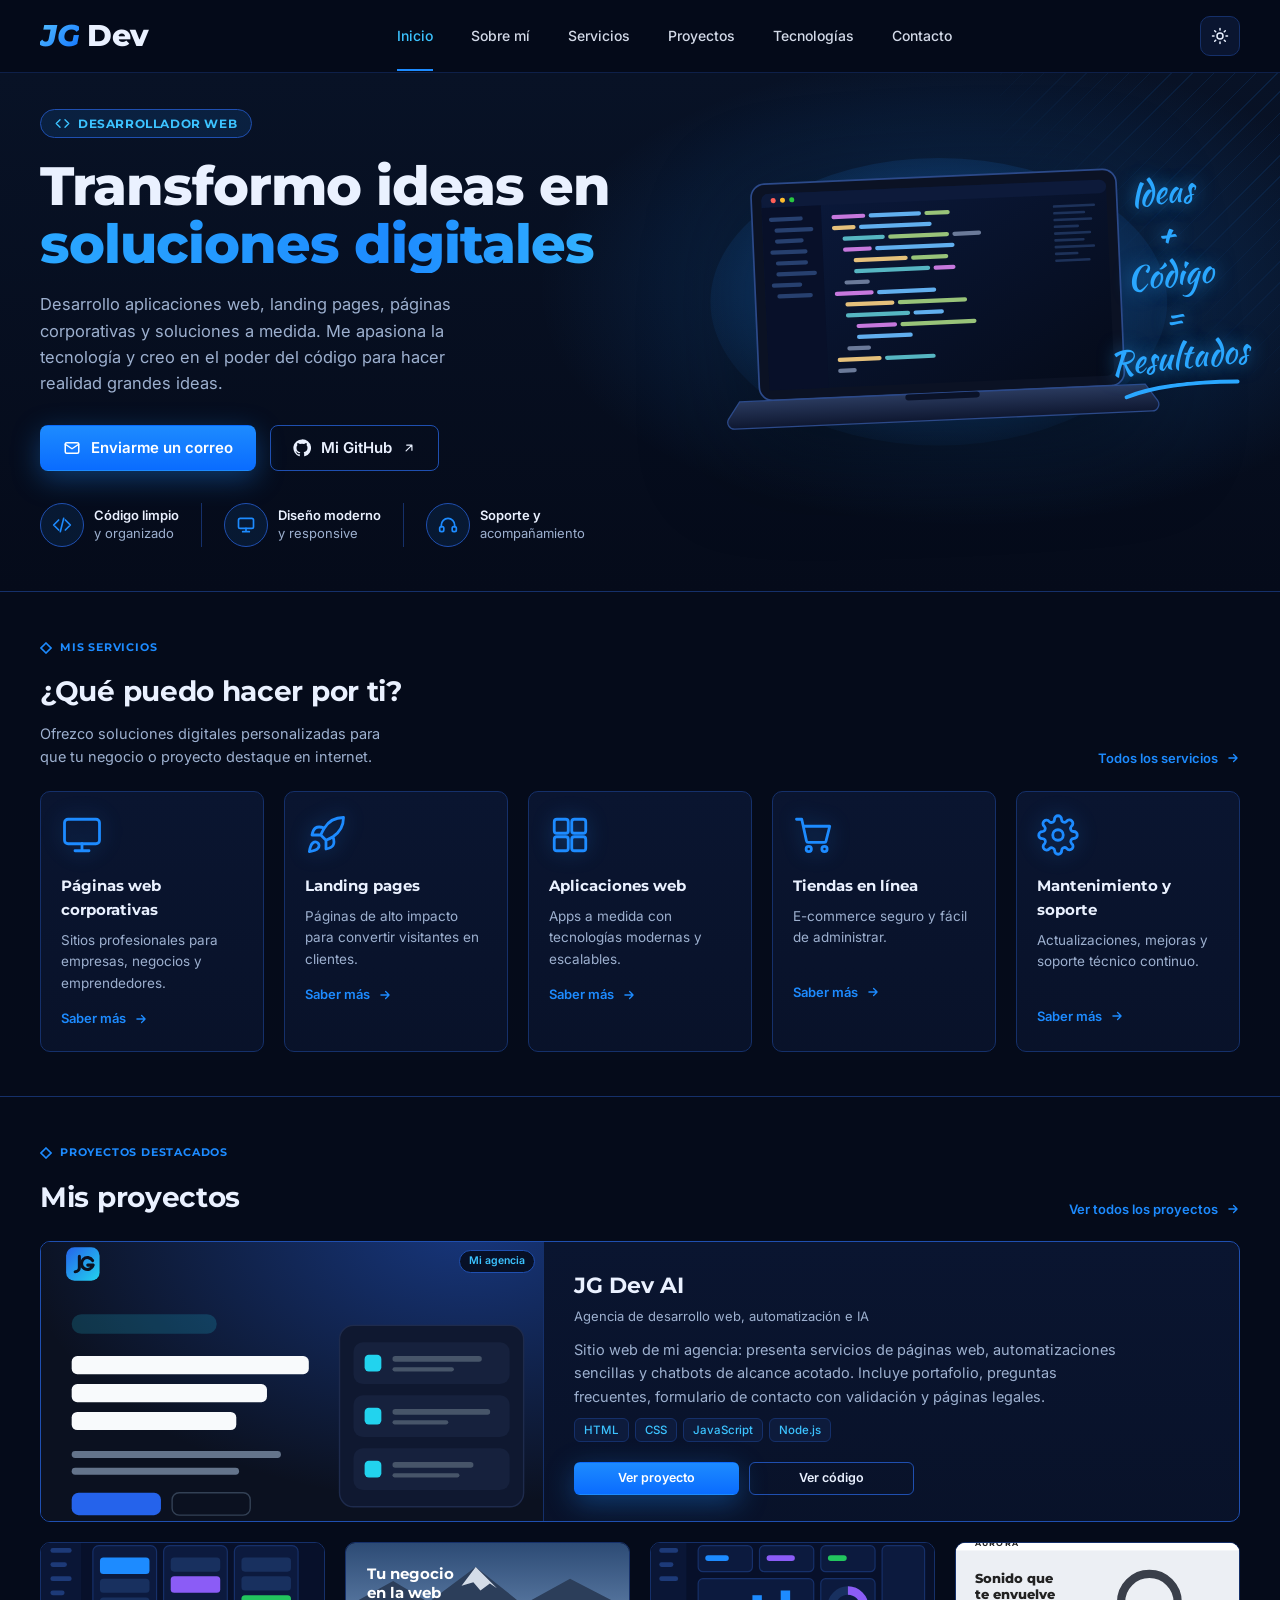
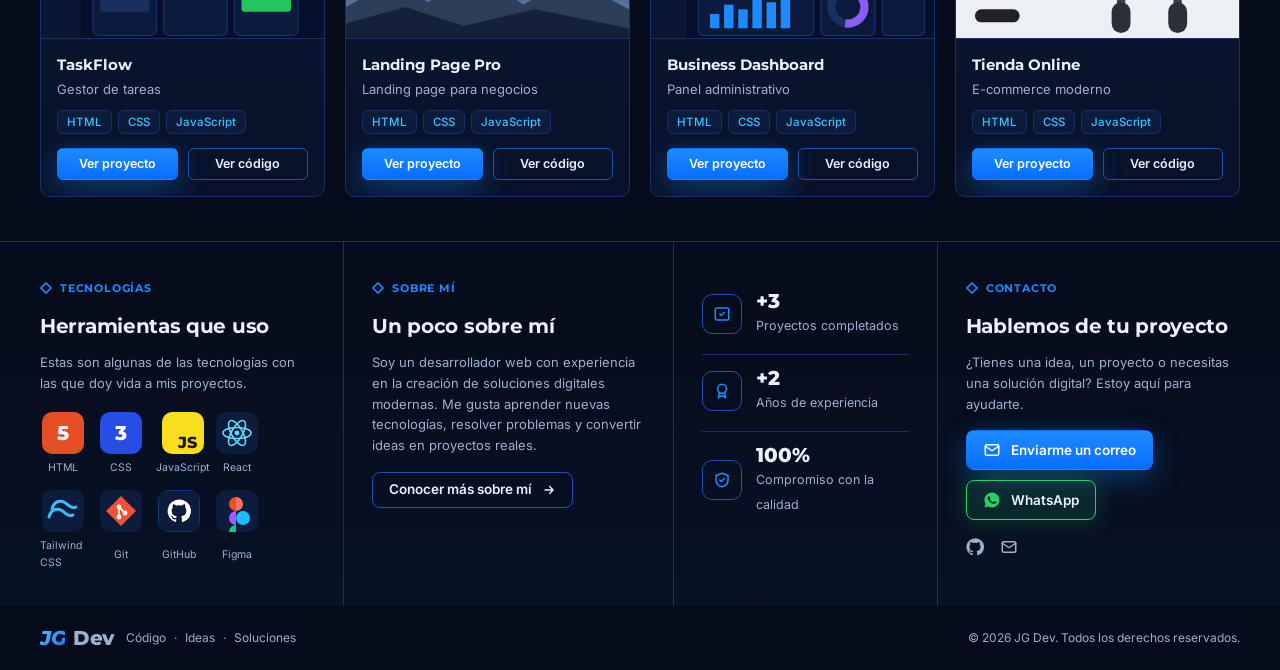
<file: index.html>
<!DOCTYPE html>
<html lang="es" data-theme="dark">
<head>
  <meta charset="UTF-8">
  <meta name="viewport" content="width=device-width, initial-scale=1.0">
  <title>JG Dev | Desarrollo Web</title>
  <meta name="description" content="JG Dev: desarrollo de páginas web y aplicaciones web modernas.">
  <meta name="theme-color" content="#050b1a">
  <link rel="preconnect" href="https://fonts.googleapis.com">
  <link rel="preconnect" href="https://fonts.gstatic.com" crossorigin>
  <link href="https://fonts.googleapis.com/css2?family=Inter:wght@400;500;600&family=Kaushan+Script&family=Montserrat:wght@500;600;700;800&display=swap" rel="stylesheet">
  <link rel="stylesheet" href="style.css">
</head>
<body>

  <!-- ===== Navegación ===== -->
  <header class="nav">
    <div class="container nav-inner">
      <a href="#inicio" class="logo" aria-label="JG Dev, ir al inicio"><span class="jg">JG</span><span>Dev</span></a>

      <nav aria-label="Principal">
        <ul class="nav-links" id="menu">
          <li><a href="#inicio">Inicio</a></li>
          <li><a href="#sobre-mi">Sobre mí</a></li>
          <li><a href="#servicios">Servicios</a></li>
          <li><a href="#proyectos">Proyectos</a></li>
          <li><a href="#tecnologias">Tecnologías</a></li>
          <li><a href="#contacto">Contacto</a></li>
        </ul>
      </nav>

      <div class="nav-actions">
        <button class="icon-btn" id="theme-toggle" type="button" aria-label="Cambiar entre tema claro y oscuro">
          <svg class="i-sun" viewBox="0 0 24 24" fill="none" stroke="currentColor" stroke-width="2" stroke-linecap="round" stroke-linejoin="round"><circle cx="12" cy="12" r="4"/><path d="M12 2v2M12 20v2M4.9 4.9l1.4 1.4M17.7 17.7l1.4 1.4M2 12h2M20 12h2M4.9 19.1l1.4-1.4M17.7 6.3l1.4-1.4"/></svg>
          <svg class="i-moon" viewBox="0 0 24 24" fill="none" stroke="currentColor" stroke-width="2" stroke-linecap="round" stroke-linejoin="round"><path d="M21 12.8A9 9 0 1 1 11.2 3a7 7 0 0 0 9.8 9.8z"/></svg>
        </button>
        <button class="icon-btn menu-toggle" id="menu-toggle" type="button" aria-label="Abrir menú" aria-expanded="false" aria-controls="menu">
          <svg viewBox="0 0 24 24" fill="none" stroke="currentColor" stroke-width="2" stroke-linecap="round"><path d="M4 7h16M4 12h16M4 17h16"/></svg>
        </button>
      </div>
    </div>
  </header>

  <main>
    <!-- ===== Hero ===== -->
    <section class="hero" id="inicio">
      <div class="container hero-inner">
        <div>
          <span class="pill">
            <svg viewBox="0 0 24 24" fill="none" stroke="currentColor" stroke-width="2.2" stroke-linecap="round" stroke-linejoin="round"><path d="m16 18 6-6-6-6M8 6l-6 6 6 6"/></svg>
            DESARROLLADOR WEB
          </span>
          <h1>Transformo ideas en <span class="grad">soluciones digitales</span></h1>
          <p class="lead">Desarrollo aplicaciones web, landing pages, páginas corporativas y soluciones a medida. Me apasiona la tecnología y creo en el poder del código para hacer realidad grandes ideas.</p>

          <div class="hero-cta">
            <a class="btn btn-primary" href="mailto:technicalservice1920@gmail.com">
              <svg viewBox="0 0 24 24" fill="none" stroke="currentColor" stroke-width="2" stroke-linecap="round" stroke-linejoin="round"><rect x="3" y="5" width="18" height="14" rx="2"/><path d="m3 7 9 6 9-6"/></svg>
              Enviarme un correo
            </a>
            <a class="btn btn-ghost" href="https://github.com/JorgeGonzalez-FS" target="_blank" rel="noopener">
              <svg viewBox="0 0 24 24" fill="currentColor"><path d="M12 .5a11.5 11.5 0 0 0-3.64 22.41c.58.1.79-.25.79-.56v-2c-3.2.7-3.88-1.37-3.88-1.37-.52-1.33-1.28-1.69-1.28-1.69-1.04-.71.08-.7.08-.7 1.15.08 1.76 1.19 1.76 1.19 1.03 1.76 2.69 1.25 3.35.96.1-.75.4-1.25.73-1.54-2.55-.29-5.24-1.28-5.24-5.68 0-1.25.45-2.28 1.18-3.08-.12-.29-.51-1.46.11-3.04 0 0 .97-.31 3.16 1.18a10.95 10.95 0 0 1 5.76 0c2.19-1.49 3.16-1.18 3.16-1.18.62 1.58.23 2.75.11 3.04.74.8 1.18 1.83 1.18 3.08 0 4.41-2.69 5.38-5.25 5.67.41.36.78 1.06.78 2.14v3.17c0 .31.21.67.8.56A11.5 11.5 0 0 0 12 .5z"/></svg>
              Mi GitHub
              <svg viewBox="0 0 24 24" fill="none" stroke="currentColor" stroke-width="2" stroke-linecap="round" stroke-linejoin="round" style="width:14px;height:14px"><path d="M7 17 17 7M8 7h9v9"/></svg>
            </a>
          </div>

          <div class="features">
            <div class="feature">
              <span class="ring"><svg viewBox="0 0 24 24" fill="none" stroke="currentColor" stroke-width="2" stroke-linecap="round" stroke-linejoin="round"><path d="m16 18 6-6-6-6M8 6l-6 6 6 6M14 4l-4 16"/></svg></span>
              <span><strong>Código limpio</strong>y organizado</span>
            </div>
            <div class="feature">
              <span class="ring"><svg viewBox="0 0 24 24" fill="none" stroke="currentColor" stroke-width="2" stroke-linecap="round" stroke-linejoin="round"><rect x="3" y="4" width="18" height="12" rx="2"/><path d="M8 20h8M12 16v4"/></svg></span>
              <span><strong>Diseño moderno</strong>y responsive</span>
            </div>
            <div class="feature">
              <span class="ring"><svg viewBox="0 0 24 24" fill="none" stroke="currentColor" stroke-width="2" stroke-linecap="round" stroke-linejoin="round"><path d="M4 14v-2a8 8 0 0 1 16 0v2"/><rect x="2" y="14" width="5" height="6" rx="2"/><rect x="17" y="14" width="5" height="6" rx="2"/></svg></span>
              <span><strong>Soporte y</strong>acompañamiento</span>
            </div>
          </div>
        </div>

        <div class="hero-art" aria-hidden="true">
          <svg class="laptop" viewBox="0 0 560 360" xmlns="http://www.w3.org/2000/svg" role="img">
            <defs>
              <linearGradient id="screenGlow" x1="0" y1="0" x2="1" y2="1">
                <stop offset="0" stop-color="#0b1a3d"/><stop offset="1" stop-color="#050b1a"/>
              </linearGradient>
              <linearGradient id="base" x1="0" y1="0" x2="0" y2="1">
                <stop offset="0" stop-color="#2a3a5e"/><stop offset="1" stop-color="#0e1730"/>
              </linearGradient>
              <radialGradient id="aura" cx=".5" cy=".45" r=".6">
                <stop offset="0" stop-color="#1d8bff" stop-opacity=".45"/><stop offset="1" stop-color="#1d8bff" stop-opacity="0"/>
              </radialGradient>
            </defs>
            <ellipse cx="280" cy="170" rx="270" ry="170" fill="url(#aura)"/>
            <g transform="rotate(-2.5 280 180)">
              <rect x="64" y="22" width="432" height="256" rx="16" fill="#0b1224" stroke="#2c4a8a" stroke-width="2"/>
              <rect x="76" y="34" width="408" height="232" rx="8" fill="url(#screenGlow)"/>
              <!-- barra de título -->
              <rect x="76" y="34" width="408" height="16" rx="8" fill="#0d1a3a"/>
              <circle cx="90" cy="42" r="3" fill="#ff5f57"/><circle cx="101" cy="42" r="3" fill="#febc2e"/><circle cx="112" cy="42" r="3" fill="#28c840"/>
              <!-- barra lateral -->
              <rect x="76" y="50" width="70" height="216" fill="#081029"/>
              <g fill="#27406f">
                <rect x="84" y="62" width="40" height="5" rx="2.5"/><rect x="90" y="75" width="46" height="5" rx="2.5"/>
                <rect x="90" y="88" width="34" height="5" rx="2.5"/><rect x="84" y="101" width="44" height="5" rx="2.5"/>
                <rect x="90" y="114" width="38" height="5" rx="2.5"/><rect x="90" y="127" width="48" height="5" rx="2.5"/>
                <rect x="84" y="140" width="36" height="5" rx="2.5"/><rect x="90" y="153" width="42" height="5" rx="2.5"/>
              </g>
              <!-- líneas de código -->
              <g>
                <rect x="158" y="62" width="40" height="5" rx="2.5" fill="#c678dd"/><rect x="202" y="62" width="62" height="5" rx="2.5" fill="#61afef"/><rect x="268" y="62" width="30" height="5" rx="2.5" fill="#98c379"/>
                <rect x="158" y="75" width="28" height="5" rx="2.5" fill="#e5c07b"/><rect x="190" y="75" width="86" height="5" rx="2.5" fill="#61afef"/>
                <rect x="170" y="88" width="50" height="5" rx="2.5" fill="#56b6c2"/><rect x="224" y="88" width="72" height="5" rx="2.5" fill="#98c379"/><rect x="300" y="88" width="34" height="5" rx="2.5" fill="#6b7a99"/>
                <rect x="170" y="101" width="34" height="5" rx="2.5" fill="#c678dd"/><rect x="208" y="101" width="94" height="5" rx="2.5" fill="#61afef"/>
                <rect x="182" y="114" width="64" height="5" rx="2.5" fill="#e5c07b"/><rect x="250" y="114" width="44" height="5" rx="2.5" fill="#98c379"/>
                <rect x="182" y="127" width="90" height="5" rx="2.5" fill="#56b6c2"/><rect x="276" y="127" width="26" height="5" rx="2.5" fill="#c678dd"/>
                <rect x="170" y="140" width="30" height="5" rx="2.5" fill="#6b7a99"/>
                <rect x="158" y="153" width="46" height="5" rx="2.5" fill="#c678dd"/><rect x="208" y="153" width="70" height="5" rx="2.5" fill="#61afef"/>
                <rect x="170" y="166" width="58" height="5" rx="2.5" fill="#e5c07b"/><rect x="232" y="166" width="82" height="5" rx="2.5" fill="#98c379"/>
                <rect x="170" y="179" width="76" height="5" rx="2.5" fill="#56b6c2"/><rect x="250" y="179" width="36" height="5" rx="2.5" fill="#61afef"/>
                <rect x="182" y="192" width="48" height="5" rx="2.5" fill="#c678dd"/><rect x="234" y="192" width="90" height="5" rx="2.5" fill="#98c379"/>
                <rect x="182" y="205" width="66" height="5" rx="2.5" fill="#61afef"/>
                <rect x="170" y="218" width="28" height="5" rx="2.5" fill="#6b7a99"/>
                <rect x="158" y="231" width="52" height="5" rx="2.5" fill="#e5c07b"/><rect x="214" y="231" width="60" height="5" rx="2.5" fill="#56b6c2"/>
                <rect x="158" y="244" width="22" height="5" rx="2.5" fill="#6b7a99"/>
              </g>
              <!-- minimapa -->
              <g fill="#27406f" opacity=".7">
                <rect x="420" y="62" width="50" height="3" rx="1.5"/><rect x="420" y="70" width="38" height="3" rx="1.5"/><rect x="420" y="78" width="46" height="3" rx="1.5"/>
                <rect x="420" y="86" width="30" height="3" rx="1.5"/><rect x="420" y="94" width="44" height="3" rx="1.5"/><rect x="420" y="102" width="36" height="3" rx="1.5"/>
                <rect x="420" y="110" width="48" height="3" rx="1.5"/><rect x="420" y="118" width="28" height="3" rx="1.5"/><rect x="420" y="126" width="42" height="3" rx="1.5"/>
              </g>
              <!-- base -->
              <path d="M40 278h480l14 20a8 8 0 0 1-7 12H33a8 8 0 0 1-7-12z" fill="url(#base)" stroke="#2c4a8a" stroke-width="1.5"/>
              <rect x="236" y="278" width="88" height="7" rx="3.5" fill="#0a1228"/>
            </g>
          </svg>

          <p class="tagline">
            <span>Ideas</span><span>+</span><span>Código</span><span>=</span><span>Resultados</span>
            <svg class="underline" viewBox="0 0 120 14" fill="none"><path d="M4 9c28-8 62-9 112-4" stroke="currentColor" stroke-width="4" stroke-linecap="round"/></svg>
          </p>
        </div>
      </div>
    </section>

    <!-- ===== Servicios ===== -->
    <section class="section" id="servicios">
      <div class="container">
        <div class="section-head">
          <div>
            <span class="eyebrow"><svg viewBox="0 0 12 12" fill="none" stroke="currentColor" stroke-width="1.6"><path d="M6 1 11 6 6 11 1 6z"/></svg>MIS SERVICIOS</span>
            <h2>¿Qué puedo hacer por ti?</h2>
            <p class="section-sub">Ofrezco soluciones digitales personalizadas para que tu negocio o proyecto destaque en internet.</p>
          </div>
          <a class="link-all" href="#contacto">Todos los servicios
            <svg viewBox="0 0 24 24" fill="none" stroke="currentColor" stroke-width="2.2" stroke-linecap="round" stroke-linejoin="round"><path d="M5 12h14M13 6l6 6-6 6"/></svg>
          </a>
        </div>

        <div class="services">
          <article class="card service">
            <svg class="ico" viewBox="0 0 24 24" fill="none" stroke="currentColor" stroke-width="1.6" stroke-linecap="round" stroke-linejoin="round"><rect x="2" y="3" width="20" height="14" rx="2"/><path d="M8 21h8M12 17v4"/></svg>
            <h3>Páginas web corporativas</h3>
            <p>Sitios profesionales para empresas, negocios y emprendedores.</p>
            <a class="more" href="#contacto">Saber más <svg viewBox="0 0 24 24" fill="none" stroke="currentColor" stroke-width="2.2" stroke-linecap="round" stroke-linejoin="round"><path d="M5 12h14M13 6l6 6-6 6"/></svg></a>
          </article>
          <article class="card service">
            <svg class="ico" viewBox="0 0 24 24" fill="none" stroke="currentColor" stroke-width="1.6" stroke-linecap="round" stroke-linejoin="round"><path d="M4.5 16.5c-1.5 1.3-2 5-2 5s3.7-.5 5-2c.7-.8.7-2.1-.1-2.9a2.2 2.2 0 0 0-2.9-.1zM12 15l-3-3a22 22 0 0 1 2-3.9A12.9 12.9 0 0 1 22 2c0 2.7-.8 7.5-6 11a22 22 0 0 1-4 2zM9 12H4s.6-3 2-4c1.6-1.1 5 0 5 0M12 15v5s3-.6 4-2c1.1-1.6 0-5 0-5"/></svg>
            <h3>Landing pages</h3>
            <p>Páginas de alto impacto para convertir visitantes en clientes.</p>
            <a class="more" href="#contacto">Saber más <svg viewBox="0 0 24 24" fill="none" stroke="currentColor" stroke-width="2.2" stroke-linecap="round" stroke-linejoin="round"><path d="M5 12h14M13 6l6 6-6 6"/></svg></a>
          </article>
          <article class="card service">
            <svg class="ico" viewBox="0 0 24 24" fill="none" stroke="currentColor" stroke-width="1.6" stroke-linecap="round" stroke-linejoin="round"><rect x="3" y="3" width="8" height="8" rx="1.5"/><rect x="13" y="3" width="8" height="8" rx="1.5"/><rect x="3" y="13" width="8" height="8" rx="1.5"/><rect x="13" y="13" width="8" height="8" rx="1.5"/></svg>
            <h3>Aplicaciones web</h3>
            <p>Apps a medida con tecnologías modernas y escalables.</p>
            <a class="more" href="#contacto">Saber más <svg viewBox="0 0 24 24" fill="none" stroke="currentColor" stroke-width="2.2" stroke-linecap="round" stroke-linejoin="round"><path d="M5 12h14M13 6l6 6-6 6"/></svg></a>
          </article>
          <article class="card service">
            <svg class="ico" viewBox="0 0 24 24" fill="none" stroke="currentColor" stroke-width="1.6" stroke-linecap="round" stroke-linejoin="round"><circle cx="9" cy="20" r="1.5"/><circle cx="18" cy="20" r="1.5"/><path d="M2 3h3l2.7 12.4a1 1 0 0 0 1 .8h9.2a1 1 0 0 0 1-.8L21 7H6"/></svg>
            <h3>Tiendas en línea</h3>
            <p>E-commerce seguro y fácil de administrar.</p>
            <a class="more" href="#contacto">Saber más <svg viewBox="0 0 24 24" fill="none" stroke="currentColor" stroke-width="2.2" stroke-linecap="round" stroke-linejoin="round"><path d="M5 12h14M13 6l6 6-6 6"/></svg></a>
          </article>
          <article class="card service">
            <svg class="ico" viewBox="0 0 24 24" fill="none" stroke="currentColor" stroke-width="1.6" stroke-linecap="round" stroke-linejoin="round"><circle cx="12" cy="12" r="3"/><path d="M19.4 15a1.7 1.7 0 0 0 .3 1.8l.1.1a2 2 0 1 1-2.8 2.8l-.1-.1a1.7 1.7 0 0 0-1.8-.3 1.7 1.7 0 0 0-1 1.5V21a2 2 0 1 1-4 0v-.1a1.7 1.7 0 0 0-1.1-1.5 1.7 1.7 0 0 0-1.8.3l-.1.1a2 2 0 1 1-2.8-2.8l.1-.1a1.7 1.7 0 0 0 .3-1.8 1.7 1.7 0 0 0-1.5-1H3a2 2 0 1 1 0-4h.1a1.7 1.7 0 0 0 1.5-1.1 1.7 1.7 0 0 0-.3-1.8l-.1-.1a2 2 0 1 1 2.8-2.8l.1.1a1.7 1.7 0 0 0 1.8.3H9a1.7 1.7 0 0 0 1-1.5V3a2 2 0 1 1 4 0v.1a1.7 1.7 0 0 0 1 1.5 1.7 1.7 0 0 0 1.8-.3l.1-.1a2 2 0 1 1 2.8 2.8l-.1.1a1.7 1.7 0 0 0-.3 1.8V9a1.7 1.7 0 0 0 1.5 1H21a2 2 0 1 1 0 4h-.1a1.7 1.7 0 0 0-1.5 1z"/></svg>
            <h3>Mantenimiento y soporte</h3>
            <p>Actualizaciones, mejoras y soporte técnico continuo.</p>
            <a class="more" href="#contacto">Saber más <svg viewBox="0 0 24 24" fill="none" stroke="currentColor" stroke-width="2.2" stroke-linecap="round" stroke-linejoin="round"><path d="M5 12h14M13 6l6 6-6 6"/></svg></a>
          </article>
        </div>
      </div>
    </section>

    <!-- ===== Proyectos ===== -->
    <section class="section" id="proyectos">
      <div class="container">
        <div class="section-head">
          <div>
            <span class="eyebrow"><svg viewBox="0 0 12 12" fill="none" stroke="currentColor" stroke-width="1.6"><path d="M6 1 11 6 6 11 1 6z"/></svg>PROYECTOS DESTACADOS</span>
            <h2>Mis proyectos</h2>
          </div>
          <a class="link-all" href="https://github.com/JorgeGonzalez-FS?tab=repositories" target="_blank" rel="noopener">Ver todos los proyectos
            <svg viewBox="0 0 24 24" fill="none" stroke="currentColor" stroke-width="2.2" stroke-linecap="round" stroke-linejoin="round"><path d="M5 12h14M13 6l6 6-6 6"/></svg>
          </a>
        </div>
        <div class="projects">
          <!-- JG Dev AI (proyecto destacado) -->
          <article class="card project project--featured">
            <div class="thumb">
              <svg viewBox="0 0 360 220" preserveAspectRatio="xMidYMid slice" aria-hidden="true">
                <defs>
                  <linearGradient id="ai-grad" x1="0" y1="0" x2="48" y2="48" gradientUnits="userSpaceOnUse"><stop stop-color="#2563EB"/><stop offset="1" stop-color="#22D3EE"/></linearGradient>
                  <radialGradient id="ai-glow" cx=".85" cy="0" r=".9"><stop offset="0" stop-color="#2563EB" stop-opacity=".45"/><stop offset="1" stop-color="#2563EB" stop-opacity="0"/></radialGradient>
                </defs>
                <rect width="360" height="220" fill="#0B1120"/>
                <rect width="360" height="220" fill="url(#ai-glow)"/>
                <g transform="translate(18 14) scale(.5)"><rect width="48" height="48" rx="12" fill="url(#ai-grad)"/><g fill="none" stroke="#0B1120" stroke-width="4.4" stroke-linecap="round" stroke-linejoin="round"><path d="M19 13v16a6 6 0 0 1-6 6"/><path d="M38 19a8.5 8.5 0 1 0 .8 6.5H31"/></g></g>
                <rect x="22" y="62" width="104" height="14" rx="7" fill="#22D3EE" opacity=".18"/>
                <g fill="#F8FAFC"><rect x="22" y="92" width="170" height="13" rx="4"/><rect x="22" y="112" width="140" height="13" rx="4"/><rect x="22" y="132" width="118" height="13" rx="4"/></g>
                <g fill="#64748B"><rect x="22" y="160" width="150" height="5" rx="2.5"/><rect x="22" y="172" width="120" height="5" rx="2.5"/></g>
                <rect x="22" y="190" width="64" height="16" rx="5" fill="#2563EB"/>
                <rect x="94" y="190" width="56" height="16" rx="5" fill="none" stroke="#334155"/>
                <g fill="#0F1830" stroke="#1E2B4D"><rect x="214" y="70" width="132" height="130" rx="10"/></g>
                <g fill="#16213D"><rect x="224" y="82" width="112" height="30" rx="7"/><rect x="224" y="120" width="112" height="30" rx="7"/><rect x="224" y="158" width="112" height="30" rx="7"/></g>
                <g fill="#22D3EE"><rect x="232" y="91" width="12" height="12" rx="3"/><rect x="232" y="129" width="12" height="12" rx="3"/><rect x="232" y="167" width="12" height="12" rx="3"/></g>
                <g fill="#475569"><rect x="252" y="92" width="64" height="4" rx="2"/><rect x="252" y="100" width="44" height="3" rx="1.5"/><rect x="252" y="130" width="70" height="4" rx="2"/><rect x="252" y="138" width="40" height="3" rx="1.5"/><rect x="252" y="168" width="58" height="4" rx="2"/><rect x="252" y="176" width="48" height="3" rx="1.5"/></g>
              </svg>
              <span class="badge">Mi agencia</span>
            </div>
            <div class="project-body">
              <h3>JG Dev AI</h3>
              <p class="kind">Agencia de desarrollo web, automatización e IA</p>
              <p class="desc">Sitio web de mi agencia: presenta servicios de páginas web, automatizaciones sencillas y chatbots de alcance acotado. Incluye portafolio, preguntas frecuentes, formulario de contacto con validación y páginas legales.</p>
              <div class="tags"><span>HTML</span><span>CSS</span><span>JavaScript</span><span>Node.js</span></div>
              <div class="project-actions">
                <a class="btn btn-primary" href="https://jorgegonzalez-fs.github.io/jg-dev-ai/" target="_blank" rel="noopener">Ver proyecto</a>
                <a class="btn btn-ghost" href="https://github.com/JorgeGonzalez-FS/jg-dev-ai" target="_blank" rel="noopener">Ver código</a>
              </div>
            </div>
          </article>

          <!-- TaskFlow -->
          <article class="card project">
            <div class="thumb">
              <svg viewBox="0 0 240 96" preserveAspectRatio="xMidYMid slice" aria-hidden="true">
                <rect width="240" height="96" fill="#07102a"/>
                <rect x="0" y="0" width="34" height="96" fill="#0a1636"/>
                <g fill="#1d3a78"><rect x="8" y="12" width="18" height="4" rx="2"/><rect x="8" y="24" width="14" height="4" rx="2"/><rect x="8" y="36" width="18" height="4" rx="2"/><rect x="8" y="48" width="12" height="4" rx="2"/></g>
                <rect x="44" y="10" width="54" height="76" rx="5" fill="#0c1a3e" stroke="#16306a"/>
                <rect x="104" y="10" width="54" height="76" rx="5" fill="#0c1a3e" stroke="#16306a"/>
                <rect x="164" y="10" width="54" height="76" rx="5" fill="#0c1a3e" stroke="#16306a"/>
                <rect x="50" y="20" width="42" height="14" rx="3" fill="#1d8bff"/><rect x="50" y="38" width="42" height="12" rx="3" fill="#18305f"/><rect x="50" y="54" width="42" height="12" rx="3" fill="#18305f"/>
                <rect x="110" y="20" width="42" height="12" rx="3" fill="#18305f"/><rect x="110" y="36" width="42" height="14" rx="3" fill="#8b5cf6"/>
                <rect x="170" y="20" width="42" height="12" rx="3" fill="#18305f"/><rect x="170" y="36" width="42" height="12" rx="3" fill="#18305f"/><rect x="170" y="52" width="42" height="14" rx="3" fill="#22c55e"/>
              </svg>
            </div>
            <div class="project-body">
              <h3>TaskFlow</h3>
              <p class="kind">Gestor de tareas</p>
              <div class="tags"><span>HTML</span><span>CSS</span><span>JavaScript</span></div>
              <div class="project-actions">
                <a class="btn btn-primary" href="https://jorgegonzalez-fs.github.io/taskflow-jg-dev/" target="_blank" rel="noopener">Ver proyecto</a>
                <a class="btn btn-ghost" href="https://github.com/JorgeGonzalez-FS/taskflow-jg-dev" target="_blank" rel="noopener">Ver código</a>
              </div>
            </div>
          </article>

          <!-- Landing Page Pro -->
          <article class="card project">
            <div class="thumb">
              <svg viewBox="0 0 240 96" preserveAspectRatio="xMidYMid slice" aria-hidden="true">
                <defs><linearGradient id="sky" x1="0" y1="0" x2="0" y2="1"><stop offset="0" stop-color="#27456f"/><stop offset="1" stop-color="#6f8fb8"/></linearGradient></defs>
                <rect width="240" height="96" fill="url(#sky)"/>
                <polygon points="0,96 0,62 40,40 70,58 110,28 150,60 190,38 240,64 240,96" fill="#2c3e5a"/>
                <polygon points="110,28 98,44 108,41 114,48 122,42 128,46" fill="#e7eef8" opacity=".9"/>
                <polygon points="0,96 0,76 50,62 100,78 160,64 240,80 240,96" fill="#13213a"/>
                <text x="18" y="38" fill="#fff" font-family="Montserrat, sans-serif" font-weight="700" font-size="13">Tu negocio</text>
                <text x="18" y="54" fill="#fff" font-family="Montserrat, sans-serif" font-weight="700" font-size="13">en la web</text>
              </svg>
            </div>
            <div class="project-body">
              <h3>Landing Page Pro</h3>
              <p class="kind">Landing page para negocios</p>
              <div class="tags"><span>HTML</span><span>CSS</span><span>JavaScript</span></div>
              <div class="project-actions">
                <a class="btn btn-primary" href="landing-page-pro/">Ver proyecto</a>
                <a class="btn btn-ghost" href="https://github.com/JorgeGonzalez-FS/jg-dev-portfolio/tree/main/landing-page-pro" target="_blank" rel="noopener">Ver código</a>
              </div>
            </div>
          </article>

          <!-- Business Dashboard -->
          <article class="card project">
            <div class="thumb">
              <svg viewBox="0 0 240 96" preserveAspectRatio="xMidYMid slice" aria-hidden="true">
                <rect width="240" height="96" fill="#07102a"/>
                <rect x="0" y="0" width="30" height="96" fill="#0a1636"/>
                <g fill="#1d3a78"><rect x="7" y="12" width="16" height="4" rx="2"/><rect x="7" y="24" width="12" height="4" rx="2"/><rect x="7" y="36" width="16" height="4" rx="2"/></g>
                <g fill="#0c1a3e" stroke="#16306a"><rect x="40" y="10" width="46" height="22" rx="4"/><rect x="92" y="10" width="46" height="22" rx="4"/><rect x="144" y="10" width="46" height="22" rx="4"/></g>
                <g fill="#1d8bff"><rect x="46" y="18" width="20" height="5" rx="2.5"/></g><g fill="#8b5cf6"><rect x="98" y="18" width="24" height="5" rx="2.5"/></g><g fill="#22c55e"><rect x="150" y="18" width="16" height="5" rx="2.5"/></g>
                <rect x="40" y="38" width="98" height="48" rx="4" fill="#0c1a3e" stroke="#16306a"/>
                <g fill="#1d8bff"><rect x="50" y="68" width="8" height="12"/><rect x="62" y="60" width="8" height="20"/><rect x="74" y="64" width="8" height="16"/><rect x="86" y="52" width="8" height="28"/><rect x="98" y="58" width="8" height="22"/><rect x="110" y="48" width="8" height="32"/></g>
                <rect x="144" y="38" width="46" height="48" rx="4" fill="#0c1a3e" stroke="#16306a"/>
                <circle cx="167" cy="62" r="14" fill="none" stroke="#18305f" stroke-width="7"/>
                <circle cx="167" cy="62" r="14" fill="none" stroke="#8b5cf6" stroke-width="7" stroke-dasharray="46 88" transform="rotate(-90 167 62)"/>
                <rect x="196" y="10" width="36" height="76" rx="4" fill="#0c1a3e" stroke="#16306a"/>
              </svg>
            </div>
            <div class="project-body">
              <h3>Business Dashboard</h3>
              <p class="kind">Panel administrativo</p>
              <div class="tags"><span>HTML</span><span>CSS</span><span>JavaScript</span></div>
              <div class="project-actions">
                <a class="btn btn-primary" href="business-dashboard/">Ver proyecto</a>
                <a class="btn btn-ghost" href="https://github.com/JorgeGonzalez-FS/jg-dev-portfolio/tree/main/business-dashboard" target="_blank" rel="noopener">Ver código</a>
              </div>
            </div>
          </article>

          <!-- Tienda Online -->
          <article class="card project">
            <div class="thumb" style="background:#eceff4">
              <svg viewBox="0 0 240 96" preserveAspectRatio="xMidYMid slice" aria-hidden="true">
                <rect width="240" height="96" fill="#eceff4"/>
                <rect width="240" height="14" fill="#fff"/>
                <text x="16" y="10" fill="#222" font-family="Montserrat, sans-serif" font-weight="700" font-size="7" letter-spacing="1">AURORA</text>
                <text x="16" y="42" fill="#222" font-family="Montserrat, sans-serif" font-weight="800" font-size="11">Sonido que</text>
                <text x="16" y="55" fill="#222" font-family="Montserrat, sans-serif" font-weight="800" font-size="11">te envuelve</text>
                <rect x="16" y="64" width="38" height="11" rx="5.5" fill="#222"/>
                <path d="M140 66v-8a24 24 0 0 1 48 0v8" fill="none" stroke="#3a3f4a" stroke-width="7" stroke-linecap="round"/>
                <rect x="132" y="58" width="16" height="26" rx="8" fill="#2a2f3a"/><rect x="180" y="58" width="16" height="26" rx="8" fill="#2a2f3a"/>
              </svg>
            </div>
            <div class="project-body">
              <h3>Tienda Online</h3>
              <p class="kind">E-commerce moderno</p>
              <div class="tags"><span>HTML</span><span>CSS</span><span>JavaScript</span></div>
              <div class="project-actions">
                <a class="btn btn-primary" href="tienda-online/">Ver proyecto</a>
                <a class="btn btn-ghost" href="https://github.com/JorgeGonzalez-FS/jg-dev-portfolio/tree/main/tienda-online" target="_blank" rel="noopener">Ver código</a>
              </div>
            </div>
          </article>
        </div>
      </div>
    </section>

    <!-- ===== Banda inferior: tecnologías, sobre mí, cifras, contacto ===== -->
    <section class="band">
      <div class="container band-grid">
        <div class="band-col" id="tecnologias">
          <span class="eyebrow"><svg viewBox="0 0 12 12" fill="none" stroke="currentColor" stroke-width="1.6"><path d="M6 1 11 6 6 11 1 6z"/></svg>TECNOLOGÍAS</span>
          <h2>Herramientas que uso</h2>
          <p>Estas son algunas de las tecnologías con las que doy vida a mis proyectos.</p>
          <ul class="tech" style="padding:0;margin:18px 0 0">
            <li>
              <svg viewBox="0 0 42 42" aria-hidden="true"><rect width="42" height="42" fill="#e44d26"/><text x="21" y="28" text-anchor="middle" fill="#fff" font-family="Montserrat, sans-serif" font-weight="800" font-size="20">5</text></svg>HTML
            </li>
            <li>
              <svg viewBox="0 0 42 42" aria-hidden="true"><rect width="42" height="42" fill="#264de4"/><text x="21" y="28" text-anchor="middle" fill="#fff" font-family="Montserrat, sans-serif" font-weight="800" font-size="20">3</text></svg>CSS
            </li>
            <li>
              <svg viewBox="0 0 42 42" aria-hidden="true"><rect width="42" height="42" fill="#f7df1e"/><text x="35" y="36" text-anchor="end" fill="#1a1a1a" font-family="Montserrat, sans-serif" font-weight="800" font-size="16">JS</text></svg>JavaScript
            </li>
            <li>
              <svg viewBox="0 0 42 42" aria-hidden="true"><rect width="42" height="42" fill="#0d1b3c"/><g fill="none" stroke="#61dafb" stroke-width="1.6"><ellipse cx="21" cy="21" rx="14" ry="5.5"/><ellipse cx="21" cy="21" rx="14" ry="5.5" transform="rotate(60 21 21)"/><ellipse cx="21" cy="21" rx="14" ry="5.5" transform="rotate(120 21 21)"/></g><circle cx="21" cy="21" r="2.4" fill="#61dafb"/></svg>React
            </li>
            <li>
              <svg viewBox="0 0 42 42" aria-hidden="true"><rect width="42" height="42" fill="#0d1b3c"/><path d="M10 17c1.5-6 5-8.5 10.5-7.5 3 .6 4.6 2.6 6.7 4.4 2.2 1.8 4.4 2.4 6.8 1.1M7 25c1.5-6 5-8.5 10.5-7.5 3 .6 4.6 2.6 6.7 4.4 2.2 1.8 4.4 2.4 6.8 1.1" fill="none" stroke="#38bdf8" stroke-width="3" stroke-linecap="round" transform="translate(0 2)"/></svg>Tailwind CSS
            </li>
            <li>
              <svg viewBox="0 0 42 42" aria-hidden="true"><rect width="42" height="42" fill="#0d1b3c"/><path d="M21 6 36 21 21 36 6 21z" fill="#f05033"/><g fill="#fff"><circle cx="19" cy="17" r="2.4"/><circle cx="25" cy="23" r="2.4"/><circle cx="19" cy="27" r="2.4"/></g><path d="M19 19v6M19 17l6 6" stroke="#fff" stroke-width="1.6" fill="none"/></svg>Git
            </li>
            <li>
              <svg viewBox="0 0 42 42" aria-hidden="true"><rect width="42" height="42" fill="#0d1b3c" stroke="#1f4fb0"/><g transform="translate(9 9) scale(1)" fill="#fff"><path d="M12 .5a11.5 11.5 0 0 0-3.64 22.41c.58.1.79-.25.79-.56v-2c-3.2.7-3.88-1.37-3.88-1.37-.52-1.33-1.28-1.69-1.28-1.69-1.04-.71.08-.7.08-.7 1.15.08 1.76 1.19 1.76 1.19 1.03 1.76 2.69 1.25 3.35.96.1-.75.4-1.25.73-1.54-2.55-.29-5.24-1.28-5.24-5.68 0-1.25.45-2.28 1.18-3.08-.12-.29-.51-1.46.11-3.04 0 0 .97-.31 3.16 1.18a10.95 10.95 0 0 1 5.76 0c2.19-1.49 3.16-1.18 3.16-1.18.62 1.58.23 2.75.11 3.04.74.8 1.18 1.83 1.18 3.08 0 4.41-2.69 5.38-5.25 5.67.41.36.78 1.06.78 2.14v3.17c0 .31.21.67.8.56A11.5 11.5 0 0 0 12 .5z"/></g></svg>GitHub
            </li>
            <li>
              <svg viewBox="0 0 42 42" aria-hidden="true"><rect width="42" height="42" fill="#0d1b3c"/><g transform="translate(13 7)"><path d="M0 7a7 7 0 0 1 7-7h0v14H7A7 7 0 0 1 0 7z" fill="#f24e1e"/><path d="M7 0h0a7 7 0 0 1 0 14V0z" fill="#ff7262"/><path d="M0 21a7 7 0 0 1 7-7v14a7 7 0 0 1-7-7z" fill="#a259ff"/><path d="M0 35a7 7 0 0 1 7-7v7a7 7 0 0 1-7 0z" fill="#0acf83"/><circle cx="14" cy="21" r="7" fill="#1abcfe"/></g></svg>Figma
            </li>
          </ul>
        </div>

        <div class="band-col" id="sobre-mi">
          <span class="eyebrow"><svg viewBox="0 0 12 12" fill="none" stroke="currentColor" stroke-width="1.6"><path d="M6 1 11 6 6 11 1 6z"/></svg>SOBRE MÍ</span>
          <h2>Un poco sobre mí</h2>
          <p>Soy un desarrollador web con experiencia en la creación de soluciones digitales modernas. Me gusta aprender nuevas tecnologías, resolver problemas y convertir ideas en proyectos reales.</p>
          <a class="btn btn-ghost btn-sm" style="margin-top:16px" href="https://github.com/JorgeGonzalez-FS" target="_blank" rel="noopener">Conocer más sobre mí
            <svg viewBox="0 0 24 24" fill="none" stroke="currentColor" stroke-width="2.2" stroke-linecap="round" stroke-linejoin="round" style="width:14px;height:14px"><path d="M5 12h14M13 6l6 6-6 6"/></svg>
          </a>
        </div>

        <div class="band-col" aria-label="Cifras">
          <div class="stats">
            <div class="stat">
              <span class="ring"><svg viewBox="0 0 24 24" fill="none" stroke="currentColor" stroke-width="2" stroke-linecap="round" stroke-linejoin="round"><rect x="3" y="4" width="18" height="16" rx="2"/><path d="m9 12 2 2 4-4"/></svg></span>
              <div><b>+3</b><span>Proyectos completados</span></div>
            </div>
            <div class="stat">
              <span class="ring"><svg viewBox="0 0 24 24" fill="none" stroke="currentColor" stroke-width="2" stroke-linecap="round" stroke-linejoin="round"><circle cx="12" cy="9" r="6"/><path d="m8.5 14-1.5 7 5-3 5 3-1.5-7"/></svg></span>
              <div><b>+2</b><span>Años de experiencia</span></div>
            </div>
            <div class="stat">
              <span class="ring"><svg viewBox="0 0 24 24" fill="none" stroke="currentColor" stroke-width="2" stroke-linecap="round" stroke-linejoin="round"><path d="M12 3 4 6v6c0 5 3.5 8 8 9 4.5-1 8-4 8-9V6z"/><path d="m9 12 2 2 4-4"/></svg></span>
              <div><b>100%</b><span>Compromiso con la calidad</span></div>
            </div>
          </div>
        </div>

        <div class="band-col" id="contacto">
          <span class="eyebrow"><svg viewBox="0 0 12 12" fill="none" stroke="currentColor" stroke-width="1.6"><path d="M6 1 11 6 6 11 1 6z"/></svg>CONTACTO</span>
          <h2>Hablemos de tu proyecto</h2>
          <p>¿Tienes una idea, un proyecto o necesitas una solución digital? Estoy aquí para ayudarte.</p>
          <div class="contact-actions">
            <a class="btn btn-primary btn-sm" href="mailto:technicalservice1920@gmail.com">
              <svg viewBox="0 0 24 24" fill="none" stroke="currentColor" stroke-width="2" stroke-linecap="round" stroke-linejoin="round"><rect x="3" y="5" width="18" height="14" rx="2"/><path d="m3 7 9 6 9-6"/></svg>
              Enviarme un correo
            </a>
            <a class="btn btn-wa btn-sm" href="https://wa.me/584248873175" target="_blank" rel="noopener">
              <svg viewBox="0 0 24 24" fill="#25d366"><path d="M12 2a10 10 0 0 0-8.6 15.1L2 22l5-1.3A10 10 0 1 0 12 2zm5.1 14.1c-.2.6-1.3 1.2-1.8 1.2-.5.1-1 .2-3.3-.7-2.8-1.1-4.6-4-4.7-4.2-.1-.2-1.1-1.5-1.1-2.8s.7-2 1-2.3c.2-.3.5-.3.7-.3h.5c.2 0 .4 0 .6.5l.8 2c.1.2.1.4 0 .5l-.4.6c-.1.2-.3.3-.1.6.2.3.8 1.3 1.7 2.1 1.1 1 2.1 1.3 2.4 1.4.3.1.5.1.6-.1l.9-1.1c.2-.2.4-.2.6-.1l1.9.9c.3.1.5.2.5.3.1.2.1.8-.1 1.5z"/></svg>
              WhatsApp
            </a>
          </div>
          <div class="socials">
            <a href="https://github.com/JorgeGonzalez-FS" target="_blank" rel="noopener" aria-label="GitHub">
              <svg viewBox="0 0 24 24" fill="currentColor"><path d="M12 .5a11.5 11.5 0 0 0-3.64 22.41c.58.1.79-.25.79-.56v-2c-3.2.7-3.88-1.37-3.88-1.37-.52-1.33-1.28-1.69-1.28-1.69-1.04-.71.08-.7.08-.7 1.15.08 1.76 1.19 1.76 1.19 1.03 1.76 2.69 1.25 3.35.96.1-.75.4-1.25.73-1.54-2.55-.29-5.24-1.28-5.24-5.68 0-1.25.45-2.28 1.18-3.08-.12-.29-.51-1.46.11-3.04 0 0 .97-.31 3.16 1.18a10.95 10.95 0 0 1 5.76 0c2.19-1.49 3.16-1.18 3.16-1.18.62 1.58.23 2.75.11 3.04.74.8 1.18 1.83 1.18 3.08 0 4.41-2.69 5.38-5.25 5.67.41.36.78 1.06.78 2.14v3.17c0 .31.21.67.8.56A11.5 11.5 0 0 0 12 .5z"/></svg>
            </a>
            <a href="mailto:technicalservice1920@gmail.com" aria-label="Correo electrónico">
              <svg viewBox="0 0 24 24" fill="none" stroke="currentColor" stroke-width="2" stroke-linecap="round" stroke-linejoin="round"><rect x="3" y="5" width="18" height="14" rx="2"/><path d="m3 7 9 6 9-6"/></svg>
            </a>
          </div>
        </div>
      </div>
    </section>
  </main>

  <footer class="footer">
    <div class="container footer-inner">
      <div style="display:flex;align-items:center">
        <a href="#inicio" class="logo" aria-label="JG Dev, ir al inicio"><span class="jg">JG</span><span>Dev</span></a>
        <span class="tagline-foot"><span>Código</span><span>·</span><span>Ideas</span><span>·</span><span>Soluciones</span></span>
      </div>
      <p>© 2026 JG Dev. Todos los derechos reservados.</p>
    </div>
  </footer>

  <script src="script.js"></script>
</body>
</html>
</file>
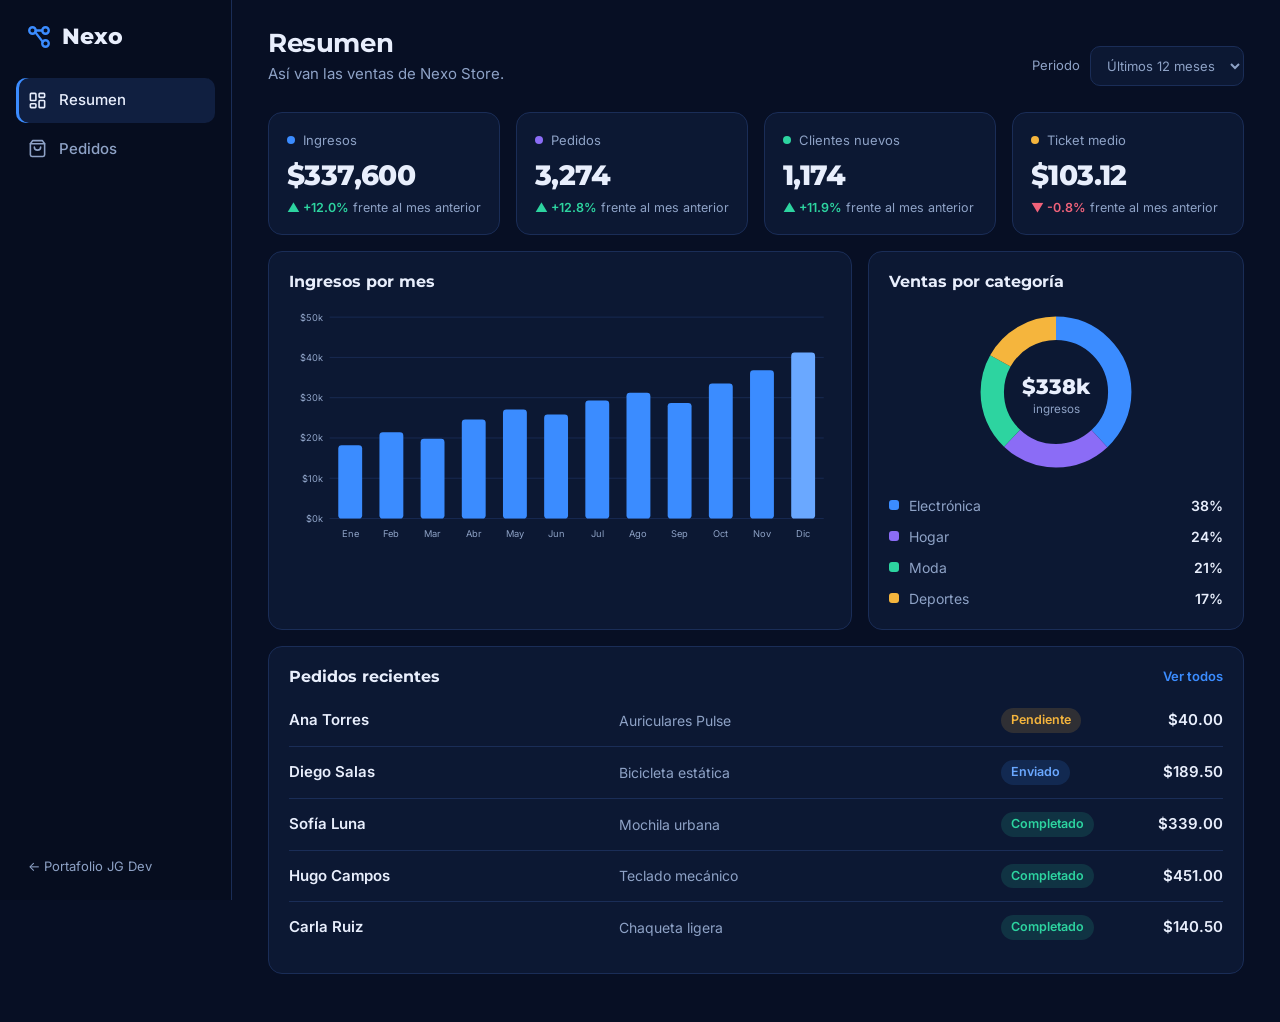
<file: business-dashboard/index.html>
<!DOCTYPE html>
<html lang="es">
<head>
  <meta charset="UTF-8">
  <meta name="viewport" content="width=device-width, initial-scale=1.0">
  <title>Nexo | Business Dashboard</title>
  <meta name="description" content="Panel administrativo de ejemplo: indicadores, gráficos y tabla de pedidos con búsqueda, filtros y exportación.">
  <link rel="preconnect" href="https://fonts.googleapis.com">
  <link rel="preconnect" href="https://fonts.gstatic.com" crossorigin>
  <link href="https://fonts.googleapis.com/css2?family=Inter:wght@400;500;600&family=Montserrat:wght@600;700;800&display=swap" rel="stylesheet">
  <link rel="stylesheet" href="style.css">
</head>
<body>
  <div class="app">

    <!-- Barra lateral -->
    <aside class="sidebar">
      <a class="logo" href="#" aria-label="Nexo, panel de control">
        <svg viewBox="0 0 24 24" fill="none" stroke="currentColor" stroke-width="2.2" stroke-linecap="round" stroke-linejoin="round" aria-hidden="true"><circle cx="6" cy="6" r="3"/><circle cx="18" cy="18" r="3"/><circle cx="18" cy="6" r="3"/><path d="M8.5 7.5 15.5 16.5M9 6h6"/></svg>
        Nexo
      </a>
      <nav aria-label="Secciones del panel">
        <button class="nav-btn active" type="button" data-view="resumen" aria-current="page">
          <svg viewBox="0 0 24 24" fill="none" stroke="currentColor" stroke-width="2" stroke-linecap="round" stroke-linejoin="round" aria-hidden="true"><rect x="3" y="3" width="7" height="9" rx="1"/><rect x="14" y="3" width="7" height="5" rx="1"/><rect x="14" y="12" width="7" height="9" rx="1"/><rect x="3" y="16" width="7" height="5" rx="1"/></svg>
          Resumen
        </button>
        <button class="nav-btn" type="button" data-view="pedidos">
          <svg viewBox="0 0 24 24" fill="none" stroke="currentColor" stroke-width="2" stroke-linecap="round" stroke-linejoin="round" aria-hidden="true"><path d="M6 2 3 6v14a2 2 0 0 0 2 2h14a2 2 0 0 0 2-2V6l-3-4z"/><path d="M3 6h18M16 10a4 4 0 0 1-8 0"/></svg>
          Pedidos
        </button>
      </nav>
      <a class="back" href="../index.html">← Portafolio JG Dev</a>
    </aside>

    <div class="content">
      <header class="topbar">
        <div>
          <h1 id="page-title">Resumen</h1>
          <p class="sub" id="page-sub">Así van las ventas de Nexo Store.</p>
        </div>
        <div class="range" id="range-box">
          <label for="range">Periodo</label>
          <select id="range">
            <option value="6">Últimos 6 meses</option>
            <option value="12" selected>Últimos 12 meses</option>
          </select>
        </div>
      </header>

      <main>
        <!-- Vista: Resumen -->
        <section id="view-resumen" aria-labelledby="page-title">
          <div class="kpis" id="kpis"></div>

          <div class="grid-2">
            <article class="panel">
              <h2>Ingresos por mes</h2>
              <div class="chart" id="bar-chart"></div>
            </article>
            <article class="panel">
              <h2>Ventas por categoría</h2>
              <div class="donut-wrap">
                <div class="chart" id="donut-chart"></div>
                <ul class="legend" id="legend"></ul>
              </div>
            </article>
          </div>

          <article class="panel">
            <div class="panel-head">
              <h2>Pedidos recientes</h2>
              <button class="link-btn" type="button" data-view="pedidos">Ver todos</button>
            </div>
            <ul class="recent" id="recent"></ul>
          </article>
        </section>

        <!-- Vista: Pedidos -->
        <section id="view-pedidos" hidden aria-labelledby="page-title">
          <article class="panel">
            <div class="toolbar">
              <div class="search">
                <label class="sr-only" for="search">Buscar pedidos</label>
                <svg viewBox="0 0 24 24" fill="none" stroke="currentColor" stroke-width="2" stroke-linecap="round" aria-hidden="true"><circle cx="11" cy="11" r="7"/><path d="m21 21-4.3-4.3"/></svg>
                <input id="search" type="search" placeholder="Buscar por cliente, producto o número">
              </div>
              <div class="toolbar-right">
                <label class="sr-only" for="status">Filtrar por estado</label>
                <select id="status">
                  <option value="">Todos los estados</option>
                  <option>Completado</option>
                  <option>Enviado</option>
                  <option>Pendiente</option>
                  <option>Cancelado</option>
                </select>
                <button class="btn" type="button" id="export">Exportar CSV</button>
              </div>
            </div>

            <div class="table-wrap">
              <table>
                <thead>
                  <tr>
                    <th scope="col"><button type="button" data-sort="id">Pedido</button></th>
                    <th scope="col"><button type="button" data-sort="cliente">Cliente</button></th>
                    <th scope="col"><button type="button" data-sort="producto">Producto</button></th>
                    <th scope="col"><button type="button" data-sort="fecha">Fecha</button></th>
                    <th scope="col" class="num"><button type="button" data-sort="total">Total</button></th>
                    <th scope="col"><button type="button" data-sort="estado">Estado</button></th>
                  </tr>
                </thead>
                <tbody id="rows"></tbody>
              </table>
            </div>
            <p class="table-foot" id="count" aria-live="polite"></p>
          </article>
        </section>
      </main>
    </div>
  </div>

  <script src="script.js"></script>
</body>
</html>
</file>
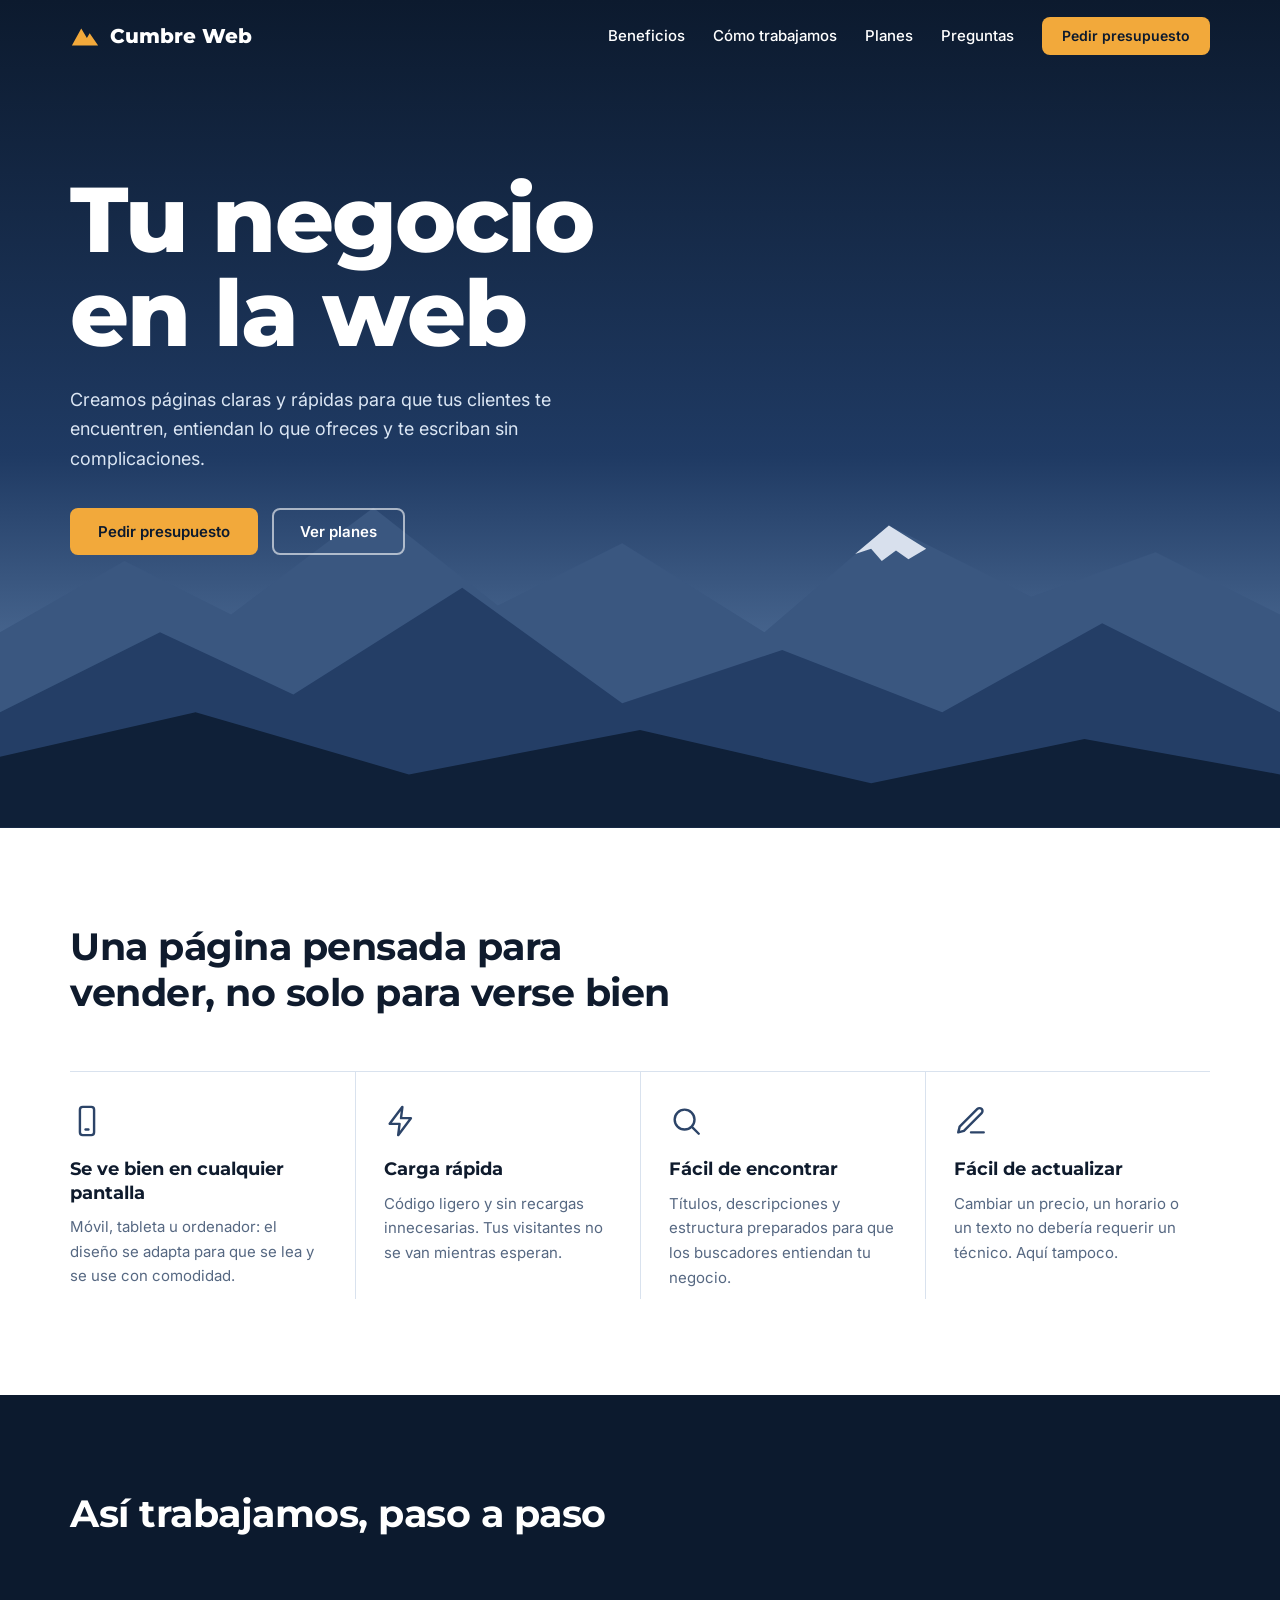
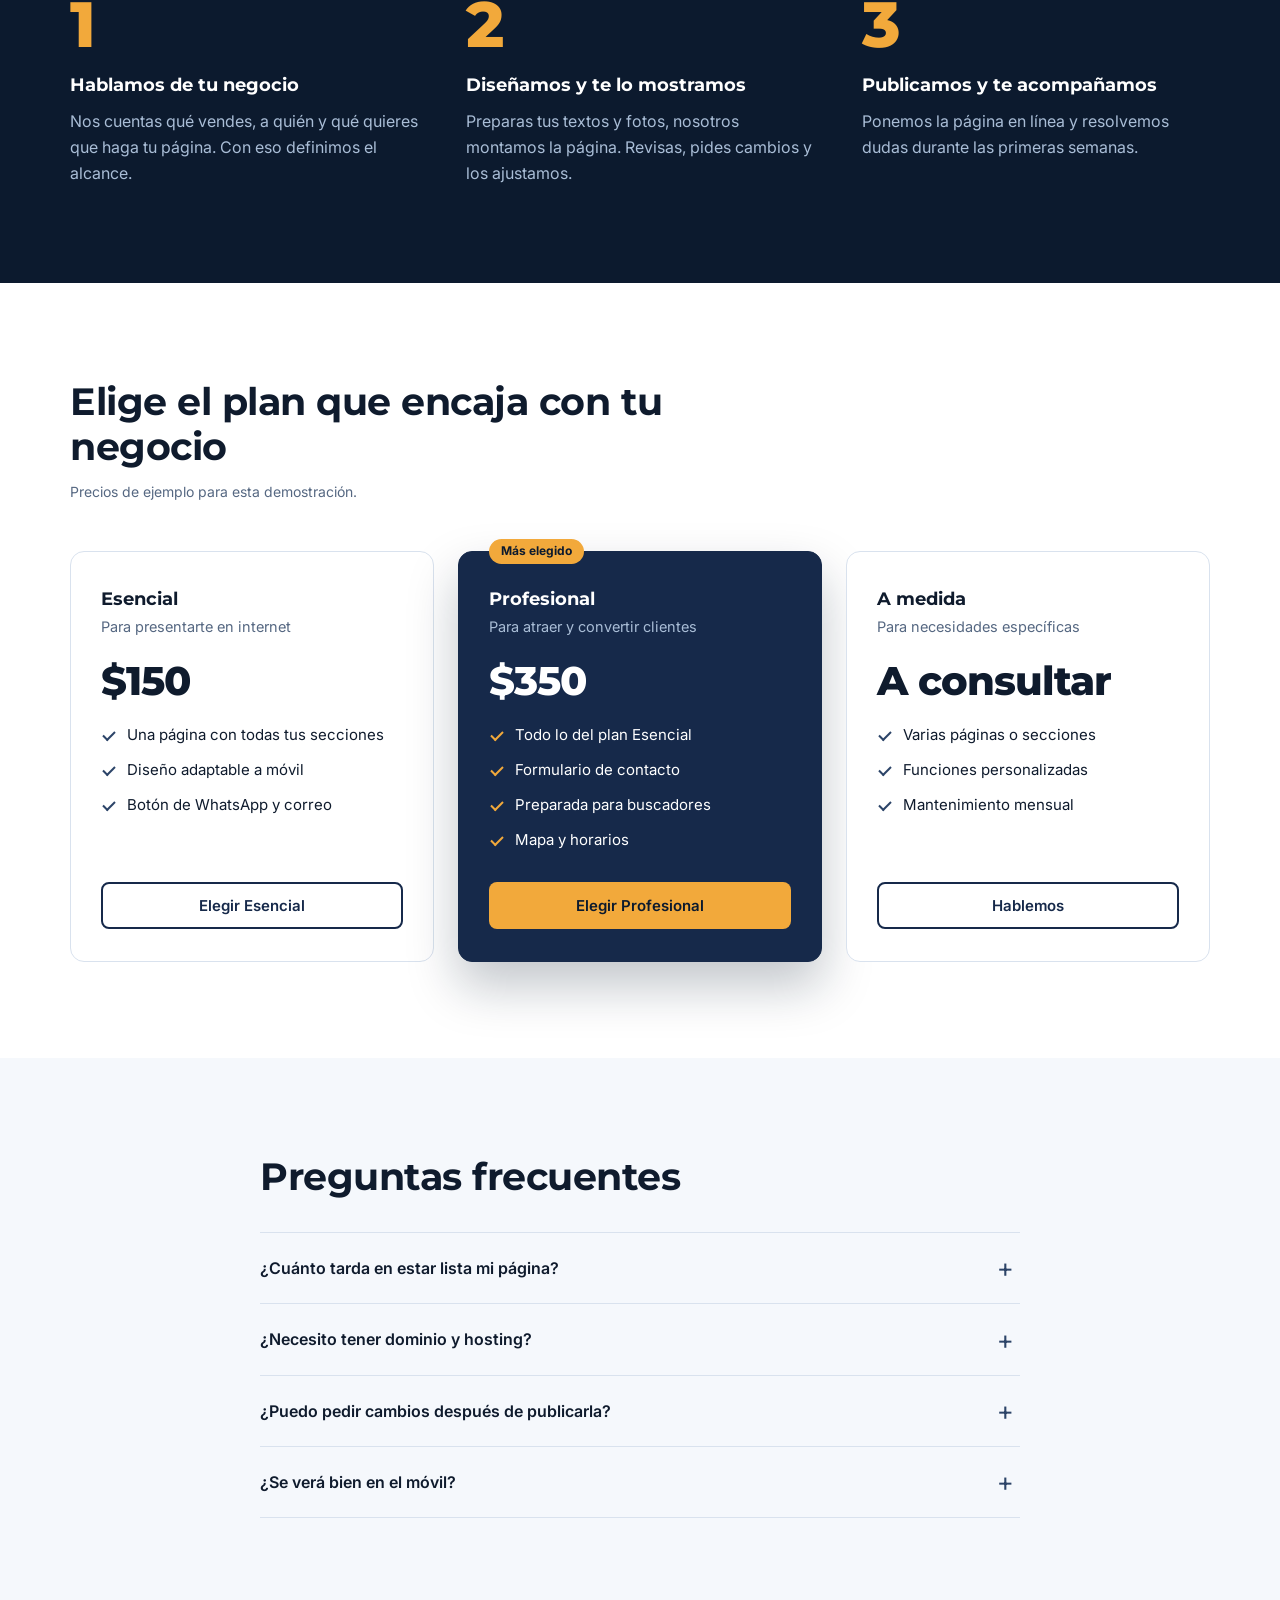
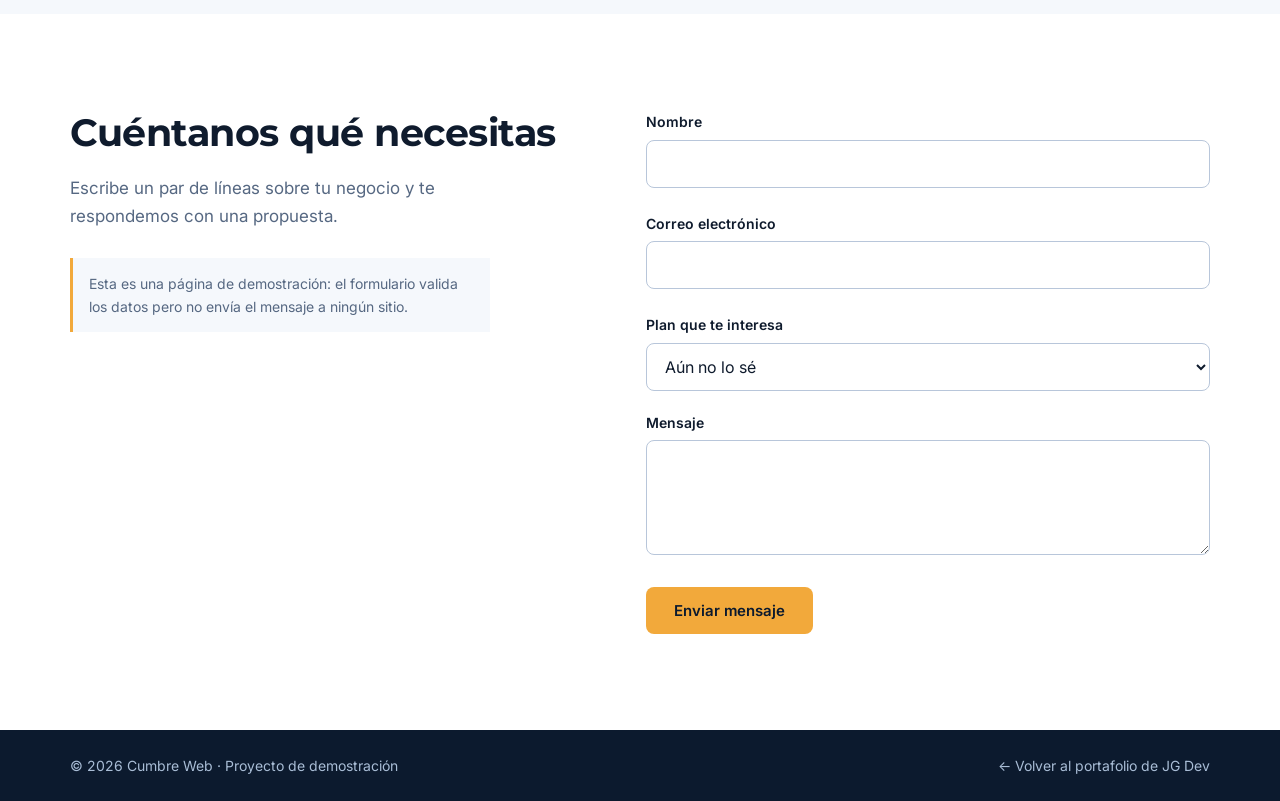
<file: landing-page-pro/index.html>
<!DOCTYPE html>
<html lang="es">
<head>
  <meta charset="UTF-8">
  <meta name="viewport" content="width=device-width, initial-scale=1.0">
  <title>Landing Page Pro | Tu negocio en la web</title>
  <meta name="description" content="Landing page de ejemplo para negocios: diseño adaptable, carga rápida y formulario de contacto.">
  <link rel="preconnect" href="https://fonts.googleapis.com">
  <link rel="preconnect" href="https://fonts.gstatic.com" crossorigin>
  <link href="https://fonts.googleapis.com/css2?family=Inter:wght@400;500;600&family=Montserrat:wght@600;700;800&display=swap" rel="stylesheet">
  <link rel="stylesheet" href="style.css">
</head>
<body>

  <header class="header" id="header">
    <div class="wrap header-inner">
      <a href="#inicio" class="brand" aria-label="Cumbre Web, ir al inicio">
        <svg viewBox="0 0 32 32" aria-hidden="true"><path d="M2 26 12 8l6 10 3-5 9 13z" fill="currentColor"/></svg>
        Cumbre Web
      </a>
      <nav aria-label="Principal">
        <ul class="menu" id="menu">
          <li><a href="#beneficios">Beneficios</a></li>
          <li><a href="#proceso">Cómo trabajamos</a></li>
          <li><a href="#planes">Planes</a></li>
          <li><a href="#preguntas">Preguntas</a></li>
          <li><a class="btn btn-amber btn-sm" href="#contacto">Pedir presupuesto</a></li>
        </ul>
      </nav>
      <button class="burger" id="burger" type="button" aria-label="Abrir menú" aria-expanded="false" aria-controls="menu">
        <svg viewBox="0 0 24 24" fill="none" stroke="currentColor" stroke-width="2" stroke-linecap="round"><path d="M4 7h16M4 12h16M4 17h16"/></svg>
      </button>
    </div>
  </header>

  <main>
    <!-- Portada -->
    <section class="hero" id="inicio">
      <svg class="hero-bg" viewBox="0 220 1440 380" preserveAspectRatio="xMidYMax slice" aria-hidden="true">
        <polygon points="0,600 0,380 140,300 260,360 420,240 560,350 700,280 860,380 1000,260 1160,340 1300,290 1440,360 1440,600" fill="#3a5780"/>
        <polygon points="1000,260 962,292 980,286 992,300 1008,288 1022,298 1042,286" fill="#e9f0f9" opacity=".9"/>
        <polygon points="0,600 0,470 180,380 330,450 520,330 700,460 880,400 1060,470 1240,370 1440,470 1440,600" fill="#243e66"/>
        <polygon points="0,600 0,520 220,470 460,540 720,490 980,550 1220,500 1440,540 1440,600" fill="#0f2038"/>
      </svg>
      <div class="wrap hero-inner">
        <h1>Tu negocio<br>en la web</h1>
        <p class="lead">Creamos páginas claras y rápidas para que tus clientes te encuentren, entiendan lo que ofreces y te escriban sin complicaciones.</p>
        <div class="actions">
          <a class="btn btn-amber" href="#contacto">Pedir presupuesto</a>
          <a class="btn btn-line" href="#planes">Ver planes</a>
        </div>
      </div>
    </section>

    <!-- Beneficios -->
    <section class="section" id="beneficios">
      <div class="wrap">
        <h2>Una página pensada para vender, no solo para verse bien</h2>
        <ul class="benefits">
          <li>
            <svg viewBox="0 0 24 24" fill="none" stroke="currentColor" stroke-width="1.7" stroke-linecap="round" stroke-linejoin="round" aria-hidden="true"><rect x="7" y="2" width="10" height="20" rx="2"/><path d="M11 18h2"/></svg>
            <h3>Se ve bien en cualquier pantalla</h3>
            <p>Móvil, tableta u ordenador: el diseño se adapta para que se lea y se use con comodidad.</p>
          </li>
          <li>
            <svg viewBox="0 0 24 24" fill="none" stroke="currentColor" stroke-width="1.7" stroke-linecap="round" stroke-linejoin="round" aria-hidden="true"><path d="M13 2 4 14h7l-1 8 9-12h-7z"/></svg>
            <h3>Carga rápida</h3>
            <p>Código ligero y sin recargas innecesarias. Tus visitantes no se van mientras esperan.</p>
          </li>
          <li>
            <svg viewBox="0 0 24 24" fill="none" stroke="currentColor" stroke-width="1.7" stroke-linecap="round" stroke-linejoin="round" aria-hidden="true"><circle cx="11" cy="11" r="7"/><path d="m21 21-4.3-4.3"/></svg>
            <h3>Fácil de encontrar</h3>
            <p>Títulos, descripciones y estructura preparados para que los buscadores entiendan tu negocio.</p>
          </li>
          <li>
            <svg viewBox="0 0 24 24" fill="none" stroke="currentColor" stroke-width="1.7" stroke-linecap="round" stroke-linejoin="round" aria-hidden="true"><path d="M12 20h9M16.5 3.5a2.1 2.1 0 0 1 3 3L7 19l-4 1 1-4z"/></svg>
            <h3>Fácil de actualizar</h3>
            <p>Cambiar un precio, un horario o un texto no debería requerir un técnico. Aquí tampoco.</p>
          </li>
        </ul>
      </div>
    </section>

    <!-- Proceso -->
    <section class="section section-dark" id="proceso">
      <div class="wrap">
        <h2>Así trabajamos, paso a paso</h2>
        <ol class="steps">
          <li>
            <span class="step-n">1</span>
            <h3>Hablamos de tu negocio</h3>
            <p>Nos cuentas qué vendes, a quién y qué quieres que haga tu página. Con eso definimos el alcance.</p>
          </li>
          <li>
            <span class="step-n">2</span>
            <h3>Diseñamos y te lo mostramos</h3>
            <p>Preparas tus textos y fotos, nosotros montamos la página. Revisas, pides cambios y los ajustamos.</p>
          </li>
          <li>
            <span class="step-n">3</span>
            <h3>Publicamos y te acompañamos</h3>
            <p>Ponemos la página en línea y resolvemos dudas durante las primeras semanas.</p>
          </li>
        </ol>
      </div>
    </section>

    <!-- Planes -->
    <section class="section" id="planes">
      <div class="wrap">
        <h2>Elige el plan que encaja con tu negocio</h2>
        <p class="note">Precios de ejemplo para esta demostración.</p>
        <div class="plans">
          <article class="plan">
            <h3>Esencial</h3>
            <p class="plan-for">Para presentarte en internet</p>
            <p class="price">$150</p>
            <ul>
              <li>Una página con todas tus secciones</li>
              <li>Diseño adaptable a móvil</li>
              <li>Botón de WhatsApp y correo</li>
            </ul>
            <a class="btn btn-ghost" href="#contacto" data-plan="Esencial">Elegir Esencial</a>
          </article>
          <article class="plan plan-featured">
            <span class="plan-tag">Más elegido</span>
            <h3>Profesional</h3>
            <p class="plan-for">Para atraer y convertir clientes</p>
            <p class="price">$350</p>
            <ul>
              <li>Todo lo del plan Esencial</li>
              <li>Formulario de contacto</li>
              <li>Preparada para buscadores</li>
              <li>Mapa y horarios</li>
            </ul>
            <a class="btn btn-amber" href="#contacto" data-plan="Profesional">Elegir Profesional</a>
          </article>
          <article class="plan">
            <h3>A medida</h3>
            <p class="plan-for">Para necesidades específicas</p>
            <p class="price">A consultar</p>
            <ul>
              <li>Varias páginas o secciones</li>
              <li>Funciones personalizadas</li>
              <li>Mantenimiento mensual</li>
            </ul>
            <a class="btn btn-ghost" href="#contacto" data-plan="A medida">Hablemos</a>
          </article>
        </div>
      </div>
    </section>

    <!-- Preguntas -->
    <section class="section section-soft" id="preguntas">
      <div class="wrap narrow">
        <h2>Preguntas frecuentes</h2>
        <details>
          <summary>¿Cuánto tarda en estar lista mi página?</summary>
          <p>Depende del plan y de cuándo recibamos tus textos e imágenes. Una página sencilla suele estar lista en una o dos semanas.</p>
        </details>
        <details>
          <summary>¿Necesito tener dominio y hosting?</summary>
          <p>No hace falta que lo tengas. Te ayudamos a elegir y configurar ambos, o usamos los que ya tengas.</p>
        </details>
        <details>
          <summary>¿Puedo pedir cambios después de publicarla?</summary>
          <p>Sí. Los ajustes pequeños de las primeras semanas están incluidos y después puedes contratar mantenimiento.</p>
        </details>
        <details>
          <summary>¿Se verá bien en el móvil?</summary>
          <p>Sí. Probamos cada página en distintos tamaños de pantalla antes de entregártela.</p>
        </details>
      </div>
    </section>

    <!-- Contacto -->
    <section class="section" id="contacto">
      <div class="wrap contact">
        <div>
          <h2>Cuéntanos qué necesitas</h2>
          <p class="lead-dark">Escribe un par de líneas sobre tu negocio y te respondemos con una propuesta.</p>
          <p class="demo-note">Esta es una página de demostración: el formulario valida los datos pero no envía el mensaje a ningún sitio.</p>
        </div>

        <form class="form" id="form" novalidate>
          <div class="field">
            <label for="nombre">Nombre</label>
            <input id="nombre" name="nombre" type="text" autocomplete="name" required>
            <p class="error" id="err-nombre" role="alert"></p>
          </div>
          <div class="field">
            <label for="email">Correo electrónico</label>
            <input id="email" name="email" type="email" autocomplete="email" required>
            <p class="error" id="err-email" role="alert"></p>
          </div>
          <div class="field">
            <label for="plan">Plan que te interesa</label>
            <select id="plan" name="plan">
              <option value="">Aún no lo sé</option>
              <option>Esencial</option>
              <option>Profesional</option>
              <option>A medida</option>
            </select>
          </div>
          <div class="field">
            <label for="mensaje">Mensaje</label>
            <textarea id="mensaje" name="mensaje" rows="4" required></textarea>
            <p class="error" id="err-mensaje" role="alert"></p>
          </div>
          <button class="btn btn-amber" type="submit">Enviar mensaje</button>
        </form>

        <div class="success" id="success" hidden>
          <h3>Mensaje recibido</h3>
          <p id="success-text"></p>
          <button class="btn btn-ghost" type="button" id="again">Escribir otro mensaje</button>
        </div>
      </div>
    </section>
  </main>

  <footer class="footer">
    <div class="wrap footer-inner">
      <p>© 2026 Cumbre Web · Proyecto de demostración</p>
      <a href="../index.html">← Volver al portafolio de JG Dev</a>
    </div>
  </footer>

  <script src="script.js"></script>
</body>
</html>
</file>
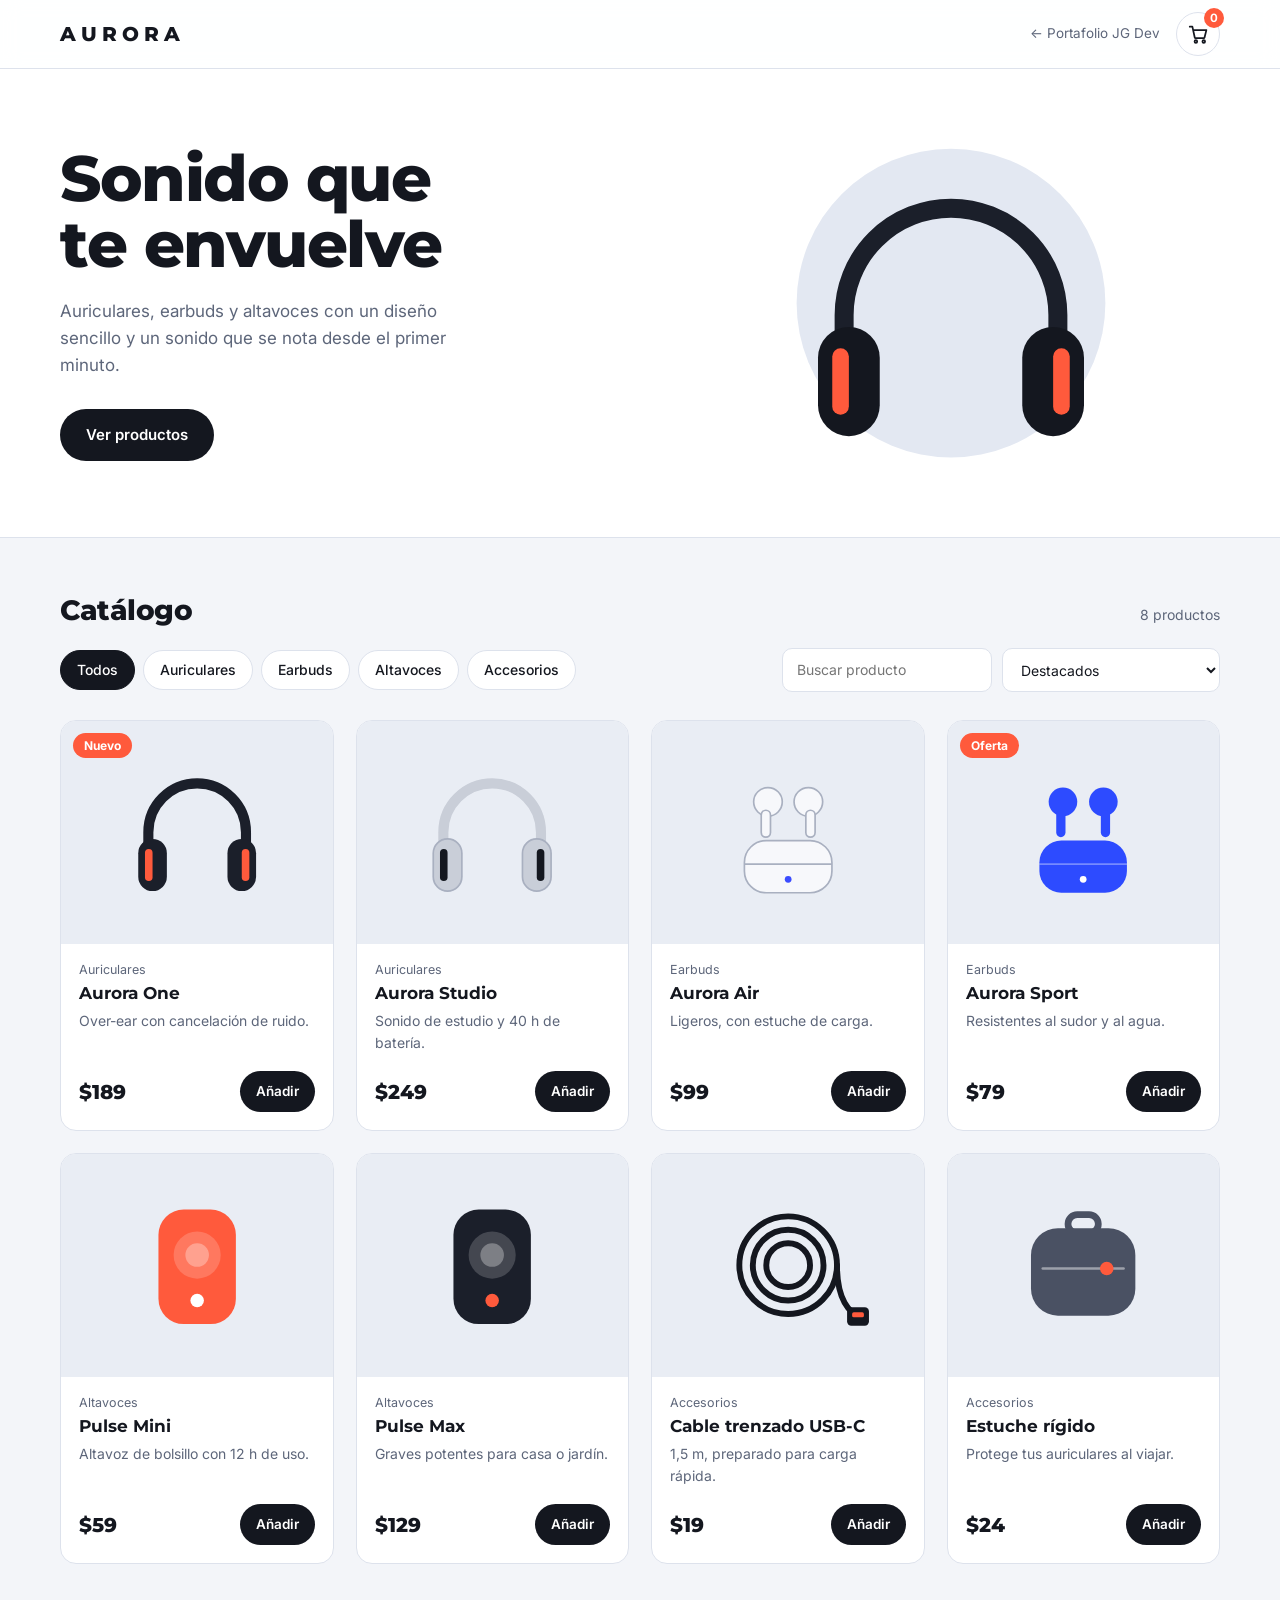
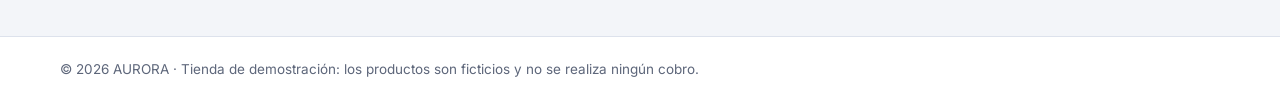
<file: tienda-online/index.html>
<!DOCTYPE html>
<html lang="es">
<head>
  <meta charset="UTF-8">
  <meta name="viewport" content="width=device-width, initial-scale=1.0">
  <title>AURORA | Tienda de audio</title>
  <meta name="description" content="Tienda online de ejemplo: catálogo con filtros, búsqueda, orden y carrito de compras.">
  <link rel="preconnect" href="https://fonts.googleapis.com">
  <link rel="preconnect" href="https://fonts.gstatic.com" crossorigin>
  <link href="https://fonts.googleapis.com/css2?family=Inter:wght@400;500;600&family=Montserrat:wght@600;700;800&display=swap" rel="stylesheet">
  <link rel="stylesheet" href="style.css">
</head>
<body>

  <header class="header">
    <div class="wrap header-inner">
      <a class="logo" href="#top" aria-label="AURORA, ir al inicio">AURORA</a>
      <a class="back" href="../index.html">← Portafolio JG Dev</a>
      <button class="cart-btn" id="open-cart" type="button" aria-label="Abrir carrito">
        <svg viewBox="0 0 24 24" fill="none" stroke="currentColor" stroke-width="2" stroke-linecap="round" stroke-linejoin="round" aria-hidden="true"><circle cx="9" cy="20" r="1.5"/><circle cx="18" cy="20" r="1.5"/><path d="M2 3h3l2.7 12.4a1 1 0 0 0 1 .8h9.2a1 1 0 0 0 1-.8L21 7H6"/></svg>
        <span class="cart-count" id="cart-count">0</span>
      </button>
    </div>
  </header>

  <main id="top">
    <!-- Portada -->
    <section class="hero">
      <div class="wrap hero-inner">
        <div>
          <h1>Sonido que<br>te envuelve</h1>
          <p>Auriculares, earbuds y altavoces con un diseño sencillo y un sonido que se nota desde el primer minuto.</p>
          <a class="btn btn-dark" href="#catalogo">Ver productos</a>
        </div>
        <svg class="hero-art" viewBox="0 0 320 300" aria-hidden="true">
          <circle cx="160" cy="150" r="130" fill="#e3e8f2"/>
          <path d="M70 190v-30a90 90 0 0 1 180 0v30" fill="none" stroke="#1b1f2a" stroke-width="16" stroke-linecap="round"/>
          <rect x="48" y="170" width="52" height="92" rx="26" fill="#14171f"/>
          <rect x="220" y="170" width="52" height="92" rx="26" fill="#14171f"/>
          <rect x="60" y="188" width="14" height="56" rx="7" fill="#ff5a3c"/>
          <rect x="246" y="188" width="14" height="56" rx="7" fill="#ff5a3c"/>
        </svg>
      </div>
    </section>

    <!-- Catálogo -->
    <section class="catalog" id="catalogo" aria-labelledby="cat-title">
      <div class="wrap">
        <div class="catalog-head">
          <h2 id="cat-title">Catálogo</h2>
          <p class="results" id="results" aria-live="polite"></p>
        </div>

        <div class="toolbar">
          <div class="chips" id="chips" role="group" aria-label="Filtrar por categoría"></div>
          <div class="tools">
            <label class="sr-only" for="search">Buscar productos</label>
            <input id="search" type="search" placeholder="Buscar producto">
            <label class="sr-only" for="sort">Ordenar productos</label>
            <select id="sort">
              <option value="destacados">Destacados</option>
              <option value="precio-asc">Precio: de menor a mayor</option>
              <option value="precio-desc">Precio: de mayor a menor</option>
              <option value="nombre">Nombre (A–Z)</option>
            </select>
          </div>
        </div>

        <div class="grid" id="products"></div>
        <p class="empty" id="empty" hidden>No encontramos productos con esa búsqueda. Prueba con otra palabra o cambia de categoría.</p>
      </div>
    </section>
  </main>

  <footer class="footer">
    <div class="wrap footer-inner">
      <p>© 2026 AURORA · Tienda de demostración: los productos son ficticios y no se realiza ningún cobro.</p>
    </div>
  </footer>

  <!-- Carrito -->
  <div class="overlay" id="overlay" hidden></div>
  <aside class="drawer" id="drawer" role="dialog" aria-modal="true" aria-labelledby="drawer-title" inert>
    <div class="drawer-head">
      <h2 id="drawer-title">Tu carrito</h2>
      <button class="close" id="close-cart" type="button" aria-label="Cerrar carrito">
        <svg viewBox="0 0 24 24" fill="none" stroke="currentColor" stroke-width="2" stroke-linecap="round" aria-hidden="true"><path d="M6 6l12 12M18 6 6 18"/></svg>
      </button>
    </div>
    <ul class="cart-list" id="cart-list"></ul>
    <p class="cart-empty" id="cart-empty">Tu carrito está vacío. Añade algún producto del catálogo.</p>
    <div class="drawer-foot" id="drawer-foot">
      <p class="total"><span>Total</span><strong id="cart-total">$0</strong></p>
      <button class="btn btn-dark btn-block" id="checkout-btn" type="button">Finalizar compra</button>
      <button class="link" id="clear-cart" type="button">Vaciar carrito</button>
    </div>
  </aside>

  <!-- Compra simulada -->
  <dialog id="checkout" aria-labelledby="checkout-title">
    <h2 id="checkout-title">Compra simulada</h2>
    <p id="checkout-text"></p>
    <p class="demo">Esto es una demostración: no se ha hecho ningún cobro ni se ha enviado ningún pedido.</p>
    <button class="btn btn-dark" id="checkout-close" type="button">Seguir mirando</button>
  </dialog>

  <div class="toast" id="toast" role="status" aria-live="polite"></div>

  <script src="script.js"></script>
</body>
</html>
</file>
<file: style.css>
/* ==========================================================
   JG Dev | Estilos del portafolio
   Orden del archivo:
   1. Variables (colores, fuentes) y tema claro/oscuro
   2. Base y botones
   3. Navegación
   4. Hero (portada)
   5. Secciones: servicios y proyectos
   6. Banda inferior y pie
   7. Responsive (adaptación a tablet y móvil)
   ========================================================== */

/* 1. Variables: se definen una vez y se reutilizan con var(--nombre).
   Para cambiar el color principal de toda la web, edita --blue. */
:root {
  --bg: #050b1a;
  --bg2: #081226;
  --surface: #0a1530;
  --surface2: #0d1b3c;
  --line: #15306a;
  --line2: #1f4fb0;
  --blue: #1d8bff;
  --blue2: #0a6cff;
  --cyan: #3cc3ff;
  --text: #eaf1ff;
  --muted: #9db0cf;
  --glow: rgba(29, 139, 255, .35);
  --radius: 10px;
  --font-head: "Montserrat", "Segoe UI", system-ui, sans-serif;
  --font-body: "Inter", "Segoe UI", system-ui, sans-serif;
  --font-script: "Kaushan Script", "Brush Script MT", cursive;
}
[data-theme="light"] {
  --bg: #f3f7ff;
  --bg2: #e8f0ff;
  --surface: #ffffff;
  --surface2: #f0f6ff;
  --line: #c8d8f5;
  --line2: #7aa7ee;
  --blue: #0a6cff;
  --blue2: #0857cc;
  --cyan: #0a8fd6;
  --text: #0b1730;
  --muted: #43557a;
  --glow: rgba(10, 108, 255, .2);
}

/* 2. Base */
*, *::before, *::after { box-sizing: border-box; }
html { scroll-padding-top: 84px; }
@media (prefers-reduced-motion: no-preference) { html { scroll-behavior: smooth; } }
body {
  margin: 0;
  background: var(--bg);
  color: var(--text);
  font-family: var(--font-body);
  line-height: 1.6;
  -webkit-font-smoothing: antialiased;
}
h1, h2, h3, h4, p { margin: 0; }
a { color: inherit; text-decoration: none; }
svg { display: block; }
:focus-visible { outline: 2px solid var(--cyan); outline-offset: 3px; border-radius: 6px; }
.container { width: min(1200px, 100% - 48px); margin-inline: auto; }
.sr-only { position: absolute; width: 1px; height: 1px; overflow: hidden; clip: rect(0 0 0 0); white-space: nowrap; }

/* ---------- Botones ---------- */
.btn {
  display: inline-flex; align-items: center; justify-content: center; gap: 10px;
  padding: 13px 22px; border-radius: 8px; font: 600 15px/1 var(--font-body);
  border: 1px solid transparent; cursor: pointer; transition: transform .15s, background .15s, border-color .15s;
}
.btn svg { width: 18px; height: 18px; flex: none; }
.btn-primary { background: linear-gradient(180deg, var(--blue), var(--blue2)); color: #fff; box-shadow: 0 8px 28px var(--glow); }
.btn-primary:hover { transform: translateY(-1px); }
.btn-ghost { background: transparent; border-color: var(--line2); color: var(--text); }
.btn-ghost:hover { border-color: var(--cyan); }
.btn-sm { padding: 10px 16px; font-size: 13.5px; }
.btn-wa { background: rgba(37, 211, 102, .12); border-color: #25d366; color: var(--text); box-shadow: 0 0 22px rgba(37, 211, 102, .25); }
.btn[aria-disabled="true"] { opacity: .55; pointer-events: none; }

/* ---------- Navegación ---------- */
.nav { position: sticky; top: 0; z-index: 50; background: color-mix(in srgb, var(--bg) 88%, transparent); backdrop-filter: blur(12px); border-bottom: 1px solid color-mix(in srgb, var(--line) 60%, transparent); }
.nav-inner { display: flex; align-items: center; justify-content: space-between; height: 72px; gap: 24px; }
.logo { display: inline-flex; align-items: baseline; gap: 8px; font-family: var(--font-head); font-weight: 800; font-size: 30px; letter-spacing: -.5px; }
.logo .jg { background: linear-gradient(135deg, #5cc8ff, var(--blue2)); -webkit-background-clip: text; background-clip: text; color: transparent; font-style: italic; }
.nav-links { display: flex; gap: 6px; list-style: none; margin: 0; padding: 0; }
.nav-links a { position: relative; display: block; padding: 24px 16px; font-size: 14px; font-weight: 500; color: var(--text); opacity: .9; }
.nav-links a::after { content: ""; position: absolute; left: 16px; right: 16px; bottom: 0; height: 2px; background: var(--blue); transform: scaleX(0); transition: transform .2s; }
.nav-links a[aria-current="true"] { color: var(--cyan); opacity: 1; }
.nav-links a[aria-current="true"]::after, .nav-links a:hover::after { transform: scaleX(1); }
.nav-actions { display: flex; align-items: center; gap: 12px; }
.icon-btn { width: 40px; height: 40px; display: grid; place-items: center; border-radius: 10px; background: var(--surface); border: 1px solid var(--line); color: var(--text); cursor: pointer; }
.icon-btn svg { width: 18px; height: 18px; }
.menu-toggle { display: none; }
[data-theme="dark"] .i-moon, [data-theme="light"] .i-sun { display: none; }

/* ---------- Hero ---------- */
.hero {
  position: relative; overflow: hidden;
  background:
    radial-gradient(700px 380px at 76% 42%, rgba(29, 139, 255, .28), transparent 62%),
    linear-gradient(180deg, var(--bg2), var(--bg));
  border-bottom: 1px solid var(--line);
}
.hero::before {
  content: ""; position: absolute; top: -40px; right: -60px; width: 340px; height: 340px; opacity: .5;
  background: repeating-linear-gradient(135deg, transparent 0 14px, rgba(29, 139, 255, .35) 14px 15px);
  mask-image: linear-gradient(225deg, #000, transparent 70%); -webkit-mask-image: linear-gradient(225deg, #000, transparent 70%);
  pointer-events: none;
}
.hero-inner { position: relative; display: grid; grid-template-columns: minmax(0, 1.2fr) minmax(0, 1fr); align-items: center; gap: 16px; padding: 36px 0 44px; }
.pill { display: inline-flex; align-items: center; gap: 8px; padding: 6px 14px; border-radius: 999px; border: 1px solid var(--line2); background: color-mix(in srgb, var(--blue) 12%, transparent); color: var(--cyan); font: 700 12px/1 var(--font-head); letter-spacing: .6px; }
.pill svg { width: 15px; height: 15px; }
.hero h1 { margin-top: 18px; font-family: var(--font-head); font-weight: 800; font-size: clamp(36px, 5vw, 54px); line-height: 1.08; letter-spacing: -1px; }
.hero h1 .grad { display: block; background: linear-gradient(90deg, #2aa7ff, #1d8bff 55%, #3cc3ff); -webkit-background-clip: text; background-clip: text; color: transparent; }
.hero p.lead { margin-top: 18px; max-width: 460px; color: var(--muted); font-size: 16.5px; }
.hero-cta { display: flex; flex-wrap: wrap; gap: 14px; margin-top: 28px; }
.features { display: flex; flex-wrap: wrap; gap: 18px 22px; margin-top: 32px; }
.feature { display: flex; align-items: center; gap: 10px; font-size: 13px; line-height: 1.35; color: var(--muted); }
.feature + .feature { padding-left: 22px; border-left: 1px solid var(--line); }
.feature .ring { width: 44px; height: 44px; flex: none; display: grid; place-items: center; border-radius: 50%; border: 1px solid var(--line2); color: var(--blue); background: color-mix(in srgb, var(--blue) 10%, transparent); }
.feature .ring svg { width: 20px; height: 20px; }
.feature strong { display: block; color: var(--text); font-weight: 600; }

.hero-art { position: relative; min-height: 340px; }
.laptop { width: 88%; max-width: 520px; margin-right: auto; filter: drop-shadow(0 24px 50px rgba(0, 0, 0, .45)); }
.tagline { position: absolute; right: 0; top: 4%; font-family: var(--font-script); font-size: clamp(22px, 2.6vw, 34px); line-height: 1.25; color: #2aa7ff; text-align: center; text-shadow: 0 0 18px rgba(42, 167, 255, .65); transform: rotate(-6deg); }
.tagline span { display: block; }
.tagline .underline { width: 100%; height: 14px; margin-top: 4px; }
[data-theme="light"] .tagline { color: var(--blue2); text-shadow: none; }

/* ---------- Secciones ---------- */
.section { padding: 44px 0; border-bottom: 1px solid var(--line); }
.section-head { display: flex; align-items: flex-end; justify-content: space-between; gap: 24px; margin-bottom: 22px; }
.eyebrow { display: inline-flex; align-items: center; gap: 8px; font: 700 11px/1 var(--font-head); letter-spacing: .8px; color: var(--blue); }
.eyebrow svg { width: 12px; height: 12px; }
.section h2, .band h2 { margin-top: 8px; font-family: var(--font-head); font-weight: 700; font-size: clamp(22px, 2.6vw, 28px); letter-spacing: -.3px; }
.section-sub { margin-top: 8px; color: var(--muted); font-size: 14.5px; max-width: 360px; }
.link-all { display: inline-flex; align-items: center; gap: 8px; font-size: 13px; font-weight: 600; color: var(--blue); white-space: nowrap; }
.link-all svg, .more svg { width: 14px; height: 14px; }

.card { background: linear-gradient(180deg, var(--surface), color-mix(in srgb, var(--surface) 70%, var(--bg))); border: 1px solid var(--line); border-radius: var(--radius); }
.services { display: grid; grid-template-columns: repeat(5, minmax(0, 1fr)); gap: 20px; }
.service { padding: 22px 20px 20px; transition: border-color .2s; }
.service:hover { border-color: var(--line2); }
.service .ico { width: 42px; height: 42px; color: var(--blue); margin-bottom: 18px; filter: drop-shadow(0 0 10px var(--glow)); }
.service h3 { font-family: var(--font-head); font-size: 15px; font-weight: 700; }
.service p { margin-top: 8px; color: var(--muted); font-size: 13.5px; min-height: 62px; }
.more { display: inline-flex; align-items: center; gap: 8px; margin-top: 14px; font-size: 13px; font-weight: 600; color: var(--blue); }

.projects { display: grid; grid-template-columns: repeat(4, minmax(0, 1fr)); gap: 20px; }
.project { overflow: hidden; display: flex; flex-direction: column; }
.thumb { position: relative; height: 96px; background: #07102a; border-bottom: 1px solid var(--line); overflow: hidden; }
.thumb svg { width: 100%; height: 100%; }
.badge { position: absolute; top: 8px; right: 8px; padding: 3px 9px; border-radius: 999px; background: rgba(5, 11, 26, .85); border: 1px solid var(--line2); color: var(--cyan); font: 600 10.5px/1.4 var(--font-body); }
.project-body { padding: 14px 16px 16px; display: flex; flex-direction: column; flex: 1; }
.project h3 { font-family: var(--font-head); font-size: 15px; font-weight: 700; }
.project .kind { margin-top: 2px; color: var(--muted); font-size: 13px; }
.tags { display: flex; flex-wrap: wrap; gap: 6px; margin-top: 10px; }
.tags span { padding: 2px 9px; border-radius: 6px; border: 1px solid var(--line); background: var(--surface2); color: var(--cyan); font-size: 11.5px; font-weight: 500; }
.project-actions { display: flex; gap: 10px; margin-top: auto; padding-top: 14px; }
.project-actions .btn { flex: 1; padding: 9px 10px; font-size: 12.5px; border-radius: 6px; }

/* ---------- Banda inferior ---------- */
.band { background: linear-gradient(180deg, var(--bg), var(--bg2)); }
.band-grid { display: grid; grid-template-columns: 1.15fr 1.25fr 1fr 1.15fr; }
.band-col { padding: 34px 28px; border-left: 1px solid var(--line); }
.band-col:first-child { padding-left: 0; border-left: 0; }
.band-col:last-child { padding-right: 0; }
.band h2 { font-size: 20px; }
.band p { margin-top: 10px; color: var(--muted); font-size: 13px; }
.tech { display: flex; flex-wrap: wrap; gap: 14px 12px; margin-top: 18px; }
.tech li { list-style: none; display: grid; justify-items: center; gap: 6px; width: 46px; font-size: 10.5px; color: var(--muted); }
.tech ul { display: contents; }
.tech svg { width: 42px; height: 42px; border-radius: 10px; }
.stats { display: grid; gap: 4px; margin-top: 2px; }
.stat { display: flex; align-items: center; gap: 14px; padding: 12px 0; }
.stat + .stat { border-top: 1px solid var(--line); }
.stat .ring { width: 40px; height: 40px; flex: none; display: grid; place-items: center; border-radius: 10px; border: 1px solid var(--line2); color: var(--blue); }
.stat .ring svg { width: 18px; height: 18px; }
.stat b { display: block; font: 800 20px/1.1 var(--font-head); }
.stat span { font-size: 12.5px; color: var(--muted); }
.contact-actions { display: flex; flex-wrap: wrap; gap: 10px; margin-top: 16px; }
.socials { display: flex; gap: 16px; margin-top: 18px; color: var(--muted); }
.socials a:hover { color: var(--cyan); }
.socials svg { width: 18px; height: 18px; }

/* ---------- Pie ---------- */
.footer { background: var(--bg); }
.footer-inner { display: flex; align-items: center; justify-content: space-between; gap: 16px; flex-wrap: wrap; padding: 16px 0; font-size: 12px; color: var(--muted); }
.footer .logo { font-size: 20px; }
.footer .tagline-foot { display: inline-flex; gap: 8px; margin-left: 12px; }

/* 7. Responsive: estas reglas solo se aplican si la pantalla es
   más estrecha que el valor de max-width. */
/* ---------- Responsive ---------- */
@media (max-width: 1100px) {
  .services { grid-template-columns: repeat(3, minmax(0, 1fr)); }
  .projects { grid-template-columns: repeat(2, minmax(0, 1fr)); }
  .band-grid { grid-template-columns: 1fr 1fr; }
  .band-col { border-left: 0; padding: 28px 0; border-bottom: 1px solid var(--line); }
  .band-col:nth-child(even) { padding-left: 28px; border-left: 1px solid var(--line); }
  .band-col:nth-child(n+3) { border-bottom: 0; }
}
@media (max-width: 900px) {
  .menu-toggle { display: grid; }
  .nav-links { position: absolute; top: 72px; left: 0; right: 0; flex-direction: column; gap: 0; background: var(--bg); border-bottom: 1px solid var(--line); padding: 8px 24px 16px; display: none; }
  .nav-links.open { display: flex; }
  .nav-links a { padding: 14px 0; }
  .nav-links a::after { left: 0; right: auto; width: 36px; bottom: 6px; }
  .hero-inner { grid-template-columns: 1fr; padding-top: 28px; }
  .hero-art { min-height: 0; }
  .laptop { margin: 0 auto; }
  .tagline { top: 0; right: 4%; }
}
@media (max-width: 640px) {
  .container { width: min(1200px, 100% - 32px); }
  .services, .projects { grid-template-columns: 1fr; }
  .service p { min-height: 0; }
  .feature + .feature { padding-left: 0; border-left: 0; }
  .band-grid { grid-template-columns: 1fr; }
  .band-col, .band-col:nth-child(even) { padding: 26px 0; border-left: 0; border-bottom: 1px solid var(--line); }
  .band-col:last-child { border-bottom: 0; }
  .section-head { flex-direction: column; align-items: flex-start; gap: 12px; }
  .footer-inner { justify-content: center; text-align: center; }
}


/* Proyecto destacado: tarjeta a todo el ancho para que la cuadrícula no deje una tarjeta suelta */
.project--featured { grid-column: 1 / -1; flex-direction: row; border-color: var(--line2); }
.project--featured .thumb { position: relative; flex: 0 0 42%; height: auto; min-height: 230px; border-bottom: 0; border-right: 1px solid var(--line); }
.project--featured .thumb svg { position: absolute; inset: 0; }
.project--featured .project-body { justify-content: center; padding: 26px 30px; }
.project--featured h3 { font-size: 22px; }
.project--featured .desc { margin-top: 12px; max-width: 62ch; color: var(--muted); font-size: 14.5px; }
.project--featured .project-actions { margin-top: 20px; padding-top: 0; max-width: 340px; }
@media (max-width: 760px) {
  .project--featured { flex-direction: column; }
  .project--featured .thumb { flex: none; width: 100%; min-height: 0; aspect-ratio: 360 / 220; border-right: 0; border-bottom: 1px solid var(--line); }
  .project--featured .project-body { padding: 18px; }
}
</file>
<file: business-dashboard/style.css>
/* ==========================================================
   Nexo Business Dashboard | Estilos
   1. Variables y base
   2. Estructura: barra lateral y contenido
   3. Indicadores (KPI) y paneles
   4. Gráficos
   5. Tabla de pedidos
   6. Responsive
   ========================================================== */

/* 1. Variables y base */
:root {
  --bg: #070f24;
  --panel: #0c1833;
  --panel-2: #101f40;
  --line: #1a2d57;
  --text: #e8eefc;
  --muted: #8ea2c6;
  --blue: #3b8cff;
  --violet: #8b6cf6;
  --green: #2dd4a0;
  --amber: #f5b53d;
  --red: #f0627a;
  --font-head: "Montserrat", "Segoe UI", system-ui, sans-serif;
  --font-body: "Inter", "Segoe UI", system-ui, sans-serif;
}

*, *::before, *::after { box-sizing: border-box; }
body { margin: 0; background: var(--bg); color: var(--text); font-family: var(--font-body); font-size: 15px; line-height: 1.5; }
h1, h2, p, ul { margin: 0; padding: 0; }
ul { list-style: none; }
a { color: inherit; text-decoration: none; }
svg { display: block; }
button, input, select { font: inherit; color: inherit; }
[hidden] { display: none !important; }
:focus-visible { outline: 2px solid var(--blue); outline-offset: 2px; border-radius: 6px; }
.sr-only { position: absolute; width: 1px; height: 1px; overflow: hidden; clip: rect(0 0 0 0); white-space: nowrap; }

/* 2. Estructura */
.app { display: grid; grid-template-columns: 232px 1fr; min-height: 100vh; }
.sidebar { position: sticky; top: 0; height: 100vh; display: flex; flex-direction: column; gap: 28px; padding: 24px 16px; background: #060d1f; border-right: 1px solid var(--line); }
.logo { display: flex; align-items: center; gap: 10px; padding: 0 10px; font: 800 22px/1 var(--font-head); }
.logo svg { width: 26px; height: 26px; color: var(--blue); }
.sidebar nav { display: grid; gap: 4px; }
.nav-btn { display: flex; align-items: center; gap: 12px; width: 100%; padding: 11px 12px; border: 0; border-radius: 10px; background: none; color: var(--muted); font-weight: 500; text-align: left; cursor: pointer; }
.nav-btn svg { width: 19px; height: 19px; flex: none; }
.nav-btn:hover { background: var(--panel); color: var(--text); }
.nav-btn.active { background: var(--panel-2); color: var(--text); box-shadow: inset 3px 0 0 var(--blue); }
.back { margin-top: auto; padding: 0 12px; font-size: 13px; color: var(--muted); }
.back:hover { color: var(--text); }

.content { min-width: 0; padding: 28px 36px 48px; }
.topbar { display: flex; align-items: flex-end; justify-content: space-between; gap: 20px; margin-bottom: 26px; }
.topbar h1 { font: 700 26px/1.2 var(--font-head); letter-spacing: -.4px; }
.sub { margin-top: 4px; color: var(--muted); }
.range { display: flex; align-items: center; gap: 10px; font-size: 13px; color: var(--muted); }
select, input[type="search"] { padding: 10px 12px; border: 1px solid var(--line); border-radius: 10px; background: var(--panel); }
select { cursor: pointer; }

/* 3. KPI y paneles */
.kpis { display: grid; grid-template-columns: repeat(4, minmax(0, 1fr)); gap: 16px; margin-bottom: 16px; }
.kpi { padding: 18px 18px 16px; border: 1px solid var(--line); border-radius: 14px; background: var(--panel); }
.kpi-label { display: flex; align-items: center; gap: 8px; font-size: 13px; color: var(--muted); }
.kpi-dot { width: 8px; height: 8px; border-radius: 50%; }
.kpi-value { margin-top: 10px; font: 800 28px/1.1 var(--font-head); letter-spacing: -.6px; }
.kpi-delta { margin-top: 8px; font-size: 12.5px; color: var(--muted); }
.kpi-delta b { font-weight: 600; }
.up { color: var(--green); }
.down { color: var(--red); }

.grid-2 { display: grid; grid-template-columns: 1.55fr 1fr; gap: 16px; margin-bottom: 16px; }
.panel { padding: 20px; border: 1px solid var(--line); border-radius: 14px; background: var(--panel); }
.panel h2 { font: 700 16px/1.3 var(--font-head); }
.panel-head { display: flex; align-items: center; justify-content: space-between; margin-bottom: 8px; }
.link-btn { padding: 0; border: 0; background: none; color: var(--blue); font-size: 13px; font-weight: 600; cursor: pointer; }
.link-btn:hover { text-decoration: underline; }

/* 4. Gráficos */
.chart { margin-top: 14px; }
.chart svg { width: 100%; height: auto; overflow: visible; }
.bar { fill: var(--blue); transition: fill .15s; }
.bar:hover, .bar.last { fill: #6aa8ff; }
.axis text { fill: var(--muted); font-size: 11px; font-family: var(--font-body); }
.grid-line { stroke: var(--line); stroke-width: 1; }
.donut-wrap { display: grid; justify-items: center; gap: 18px; }
.donut-wrap .chart { width: 170px; margin: 14px 0 0; }
.donut-total { fill: var(--text); font: 800 20px var(--font-head); text-anchor: middle; }
.donut-label { fill: var(--muted); font-size: 11px; text-anchor: middle; }
.legend { display: grid; gap: 10px; width: 100%; }
.legend li { display: flex; align-items: center; justify-content: space-between; gap: 12px; font-size: 14px; }
.legend span { display: inline-flex; align-items: center; gap: 10px; color: var(--muted); }
.legend i { width: 10px; height: 10px; border-radius: 3px; }
.legend b { font-weight: 600; }

.recent li { display: grid; grid-template-columns: minmax(0, 1.2fr) minmax(0, 1.4fr) 112px 96px; align-items: center; gap: 14px; padding: 13px 0; border-top: 1px solid var(--line); }
.recent li:first-child { border-top: 0; }
.recent .who { font-weight: 600; }
.recent .what { color: var(--muted); font-size: 14px; }
.recent .amount { font-weight: 600; text-align: right; }
.recent .badge { justify-self: start; }

/* 5. Tabla */
.toolbar { display: flex; flex-wrap: wrap; align-items: center; justify-content: space-between; gap: 12px; margin-bottom: 16px; }
.toolbar-right { display: flex; flex-wrap: wrap; gap: 10px; }
.search { position: relative; flex: 1 1 280px; max-width: 420px; }
.search svg { position: absolute; left: 12px; top: 50%; width: 17px; height: 17px; transform: translateY(-50%); color: var(--muted); pointer-events: none; }
.search input { width: 100%; padding-left: 38px; }
.btn { padding: 10px 16px; border: 0; border-radius: 10px; background: var(--blue); color: #fff; font-weight: 600; cursor: pointer; }
.btn:hover { background: #5a9fff; }
.table-wrap { overflow-x: auto; border: 1px solid var(--line); border-radius: 12px; }
table { width: 100%; min-width: 720px; border-collapse: collapse; }
th, td { padding: 13px 16px; text-align: left; white-space: nowrap; }
th { background: var(--panel-2); font-size: 12.5px; font-weight: 600; color: var(--muted); }
th button { padding: 0; border: 0; background: none; color: inherit; font-weight: 600; cursor: pointer; }
th button::after { content: " ↕"; opacity: .35; }
th[aria-sort="ascending"] button::after { content: " ↑"; opacity: 1; color: var(--blue); }
th[aria-sort="descending"] button::after { content: " ↓"; opacity: 1; color: var(--blue); }
td { border-top: 1px solid var(--line); }
.num { text-align: right; }
tbody tr:hover { background: rgba(59, 140, 255, .06); }
.badge { display: inline-block; padding: 3px 10px; border-radius: 999px; font-size: 12.5px; font-weight: 600; }
.badge.completado { background: rgba(45, 212, 160, .14); color: var(--green); }
.badge.enviado { background: rgba(59, 140, 255, .15); color: #6aa8ff; }
.badge.pendiente { background: rgba(245, 181, 61, .15); color: var(--amber); }
.badge.cancelado { background: rgba(240, 98, 122, .15); color: var(--red); }
.empty { padding: 36px 16px; text-align: center; color: var(--muted); }
.table-foot { margin-top: 12px; font-size: 13px; color: var(--muted); }

/* 6. Responsive */
@media (max-width: 1100px) {
  .kpis { grid-template-columns: repeat(2, minmax(0, 1fr)); }
  .grid-2 { grid-template-columns: 1fr; }
  .donut-wrap { grid-template-columns: 170px 1fr; align-items: center; justify-items: stretch; }
}
@media (max-width: 820px) {
  .app { grid-template-columns: 1fr; }
  .sidebar { position: static; height: auto; flex-direction: row; align-items: center; gap: 12px; padding: 12px 16px; overflow-x: auto; }
  .sidebar nav { display: flex; gap: 6px; }
  .nav-btn { width: auto; padding: 9px 12px; }
  .nav-btn.active { box-shadow: none; }
  .back { margin: 0 0 0 auto; white-space: nowrap; }
  .content { padding: 22px 16px 40px; }
  .topbar { flex-direction: column; align-items: flex-start; }
}
@media (max-width: 560px) {
  .kpis { grid-template-columns: 1fr; }
  .donut-wrap { grid-template-columns: 1fr; justify-items: center; }
  .recent li { grid-template-columns: 1fr auto; row-gap: 2px; }
  .recent .what { grid-column: 1; }
  .recent .badge { grid-column: 1; justify-self: start; }
  .recent .amount { grid-row: 1; grid-column: 2; }
}
</file>
<file: landing-page-pro/style.css>
/* ==========================================================
   Landing Page Pro | Estilos
   1. Variables y base
   2. Cabecera y menú
   3. Portada (hero)
   4. Secciones: beneficios, proceso, planes, preguntas
   5. Contacto y formulario
   6. Pie y responsive
   ========================================================== */

/* 1. Variables y base */
:root {
  --ink: #0c1a2e;
  --navy: #16294a;
  --slate: #2c4468;
  --mist: #a9bdd6;
  --snow: #f5f8fc;
  --white: #ffffff;
  --amber: #f2a93b;
  --amber-dark: #d98f1f;
  --text: #0f1b2d;
  --muted: #566882;
  --line: #d9e2ee;
  --font-head: "Montserrat", "Segoe UI", system-ui, sans-serif;
  --font-body: "Inter", "Segoe UI", system-ui, sans-serif;
}

*, *::before, *::after { box-sizing: border-box; }
html { scroll-padding-top: 76px; }
@media (prefers-reduced-motion: no-preference) { html { scroll-behavior: smooth; } }
body { margin: 0; font-family: var(--font-body); color: var(--text); background: var(--white); line-height: 1.65; }
h1, h2, h3, p, ul, ol { margin: 0; padding: 0; }
ul, ol { list-style: none; }
a { color: inherit; text-decoration: none; }
svg { display: block; }
[hidden] { display: none !important; }
:focus-visible { outline: 3px solid var(--amber); outline-offset: 3px; border-radius: 4px; }
.wrap { width: min(1140px, 100% - 48px); margin-inline: auto; }
.narrow { max-width: 760px; }

.btn {
  display: inline-flex; align-items: center; justify-content: center;
  padding: 14px 26px; border-radius: 8px; border: 2px solid transparent;
  font: 600 15px/1 var(--font-body); cursor: pointer; transition: background .15s, transform .15s, border-color .15s;
}
.btn:hover { transform: translateY(-1px); }
.btn-sm { padding: 10px 18px; font-size: 14px; }
.btn-amber { background: var(--amber); color: var(--ink); }
.btn-amber:hover { background: var(--amber-dark); }
.btn-line { border-color: rgba(255, 255, 255, .6); color: var(--white); }
.btn-line:hover { border-color: var(--white); }
.btn-ghost { border-color: var(--navy); color: var(--navy); }
.btn-ghost:hover { background: var(--navy); color: var(--white); }

/* 2. Cabecera y menú */
.header { position: fixed; inset: 0 0 auto 0; z-index: 20; color: var(--white); transition: background .25s, box-shadow .25s; }
.header.scrolled { background: var(--ink); box-shadow: 0 2px 18px rgba(0, 0, 0, .25); }
.header-inner { display: flex; align-items: center; justify-content: space-between; height: 72px; }
.brand { display: inline-flex; align-items: center; gap: 10px; font: 800 20px/1 var(--font-head); }
.brand svg { width: 30px; height: 30px; color: var(--amber); }
.menu { display: flex; align-items: center; gap: 28px; font-size: 15px; font-weight: 500; }
.menu a:not(.btn):hover { color: var(--amber); }
.burger { display: none; width: 44px; height: 44px; align-items: center; justify-content: center; background: none; border: 0; color: inherit; cursor: pointer; }
.burger svg { width: 26px; height: 26px; }

/* 3. Portada */
.hero { position: relative; min-height: 92vh; min-height: 92svh; display: flex; align-items: center; color: var(--white); overflow: hidden; background: linear-gradient(180deg, #0c1a2e 0%, #1f3a63 55%, #6e8fb8 100%); }
.hero-bg { position: absolute; left: 0; right: 0; bottom: 0; width: 100%; height: auto; aspect-ratio: 1440 / 380; min-height: 150px; }
.hero-inner { position: relative; padding: 120px 0 220px; }
.hero h1 { font-family: var(--font-head); font-weight: 800; font-size: clamp(44px, 8vw, 92px); line-height: 1.02; letter-spacing: -2px; }
.lead { margin-top: 24px; max-width: 520px; font-size: 18px; color: #dbe6f4; }
.actions { display: flex; flex-wrap: wrap; gap: 14px; margin-top: 34px; }

/* 4. Secciones */
.section { padding: 96px 0; }
.section h2 { font-family: var(--font-head); font-weight: 700; font-size: clamp(26px, 3.4vw, 38px); line-height: 1.2; letter-spacing: -.5px; max-width: 640px; }
.section h3 { font-family: var(--font-head); font-weight: 700; font-size: 18px; line-height: 1.3; }
.section-soft { background: var(--snow); }
.section-dark { background: var(--ink); color: var(--white); }
.note { margin-top: 10px; font-size: 14px; color: var(--muted); }

.benefits { display: grid; grid-template-columns: repeat(4, 1fr); margin-top: 56px; border-top: 1px solid var(--line); }
.benefits li { padding: 32px 28px 8px 0; }
.benefits li + li { padding-left: 28px; border-left: 1px solid var(--line); }
.benefits svg { width: 34px; height: 34px; color: var(--slate); margin-bottom: 20px; }
.benefits p { margin-top: 10px; color: var(--muted); font-size: 15px; }

.steps { display: grid; grid-template-columns: repeat(3, 1fr); gap: 48px; margin-top: 56px; counter-reset: none; }
.step-n { display: block; font: 800 64px/1 var(--font-head); color: var(--amber); margin-bottom: 18px; }
.steps p { margin-top: 10px; color: var(--mist); }

.plans { display: grid; grid-template-columns: repeat(3, 1fr); gap: 24px; margin-top: 48px; align-items: stretch; }
.plan { position: relative; display: flex; flex-direction: column; padding: 36px 30px 32px; border: 1px solid var(--line); border-radius: 14px; background: var(--white); }
.plan-for { margin-top: 4px; color: var(--muted); font-size: 14.5px; }
.price { margin: 22px 0; font: 800 40px/1 var(--font-head); letter-spacing: -1px; }
.plan ul { display: grid; gap: 10px; margin-bottom: 30px; font-size: 15px; }
.plan li { position: relative; padding-left: 26px; }
.plan li::before { content: ""; position: absolute; left: 2px; top: 8px; width: 12px; height: 7px; border-left: 2px solid var(--slate); border-bottom: 2px solid var(--slate); transform: rotate(-45deg); }
.plan .btn { margin-top: auto; }
.plan-featured { background: var(--navy); color: var(--white); border-color: var(--navy); box-shadow: 0 24px 50px rgba(12, 26, 46, .25); }
.plan-featured .plan-for { color: var(--mist); }
.plan-featured li::before { border-color: var(--amber); }
.plan-tag { position: absolute; top: -13px; left: 30px; padding: 4px 12px; border-radius: 999px; background: var(--amber); color: var(--ink); font: 700 12px/1.4 var(--font-body); }

details { border-bottom: 1px solid var(--line); }
details:first-of-type { margin-top: 32px; border-top: 1px solid var(--line); }
summary { position: relative; padding: 22px 40px 22px 0; font-weight: 600; cursor: pointer; list-style: none; }
summary::-webkit-details-marker { display: none; }
summary::after { content: "+"; position: absolute; right: 6px; top: 50%; transform: translateY(-50%); font-size: 26px; font-weight: 400; color: var(--slate); }
details[open] summary::after { content: "–"; }
details p { padding: 0 40px 24px 0; color: var(--muted); }

/* 5. Contacto */
.contact { display: grid; grid-template-columns: 1fr 1.1fr; gap: 64px; align-items: start; }
.lead-dark { margin-top: 18px; color: var(--muted); font-size: 17px; max-width: 420px; }
.demo-note { margin-top: 28px; padding: 14px 16px; border-left: 3px solid var(--amber); background: var(--snow); font-size: 14px; color: var(--muted); max-width: 420px; }
.form { display: grid; gap: 20px; }
.field label { display: block; margin-bottom: 6px; font-size: 14px; font-weight: 600; }
.field input, .field select, .field textarea {
  width: 100%; padding: 12px 14px; border: 1.5px solid #b8c6da; border-radius: 8px; background: var(--white);
  font: 400 16px/1.4 var(--font-body); color: var(--text);
}
.field input:focus, .field select:focus, .field textarea:focus { outline: 3px solid rgba(242, 169, 59, .45); border-color: var(--amber-dark); }
.field .invalid { border-color: #c0392b; }
.error { min-height: 0; margin-top: 4px; font-size: 13.5px; color: #b03024; }
.form .btn { justify-self: start; }
.success { padding: 36px; border-radius: 14px; background: var(--snow); border: 1px solid var(--line); }
.success h3 { font: 700 22px/1.3 var(--font-head); }
.success p { margin: 10px 0 22px; color: var(--muted); }

/* 6. Pie y responsive */
.footer { background: var(--ink); color: var(--mist); font-size: 14px; }
.footer-inner { display: flex; flex-wrap: wrap; align-items: center; justify-content: space-between; gap: 12px; padding: 24px 0; }
.footer a:hover { color: var(--amber); }

@media (max-width: 960px) {
  .benefits { grid-template-columns: repeat(2, 1fr); }
  .benefits li:nth-child(3) { padding-left: 0; border-left: 0; }
  .benefits li:nth-child(n+3) { border-top: 1px solid var(--line); margin-top: 24px; }
  .steps { grid-template-columns: 1fr; gap: 36px; }
  .plans { grid-template-columns: 1fr; max-width: 480px; }
  .contact { grid-template-columns: 1fr; gap: 36px; }
}
@media (max-width: 760px) {
  .burger { display: flex; }
  .menu { position: absolute; top: 72px; left: 0; right: 0; flex-direction: column; align-items: stretch; gap: 0; padding: 8px 24px 20px; background: var(--ink); display: none; }
  .menu.open { display: flex; }
  .menu li { border-bottom: 1px solid rgba(255, 255, 255, .08); }
  .menu a { display: block; padding: 14px 0; }
  .menu li:last-child { border: 0; padding-top: 14px; }
  .menu .btn { text-align: center; }
  .header.menu-open { background: var(--ink); }
  .section { padding: 72px 0; }
  .benefits { grid-template-columns: 1fr; }
  .benefits li, .benefits li + li { padding: 24px 0 8px; border-left: 0; }
  .benefits li:nth-child(n+2) { border-top: 1px solid var(--line); margin-top: 16px; }
  .hero-inner { padding-bottom: 160px; }
}
</file>
<file: tienda-online/style.css>
/* ==========================================================
   AURORA Tienda Online | Estilos
   1. Variables y base
   2. Cabecera y portada
   3. Catálogo: filtros y tarjetas de producto
   4. Carrito (panel lateral) y diálogo de compra
   5. Pie y responsive
   ========================================================== */

/* 1. Variables y base */
:root {
  --bg: #f3f5f9;
  --card: #ffffff;
  --art: #e9edf4;
  --ink: #14171f;
  --muted: #5d667a;
  --line: #dde2ec;
  --accent: #ff5a3c;
  --font-head: "Montserrat", "Segoe UI", system-ui, sans-serif;
  --font-body: "Inter", "Segoe UI", system-ui, sans-serif;
}

*, *::before, *::after { box-sizing: border-box; }
html { scroll-padding-top: 80px; }
@media (prefers-reduced-motion: no-preference) { html { scroll-behavior: smooth; } }
body { margin: 0; background: var(--bg); color: var(--ink); font-family: var(--font-body); line-height: 1.6; }
h1, h2, h3, p, ul { margin: 0; padding: 0; }
ul { list-style: none; }
a { color: inherit; text-decoration: none; }
svg { display: block; }
button, input, select { font: inherit; color: inherit; }
[hidden] { display: none !important; }
:focus-visible { outline: 3px solid var(--accent); outline-offset: 2px; border-radius: 6px; }
.wrap { width: min(1160px, 100% - 48px); margin-inline: auto; }
.sr-only { position: absolute; width: 1px; height: 1px; overflow: hidden; clip: rect(0 0 0 0); white-space: nowrap; }

.btn { display: inline-flex; align-items: center; justify-content: center; padding: 14px 26px; border: 0; border-radius: 999px; font-weight: 600; font-size: 15px; cursor: pointer; transition: background .15s, transform .15s; }
.btn:hover { transform: translateY(-1px); }
.btn-dark { background: var(--ink); color: #fff; }
.btn-dark:hover { background: #2b3040; }
.btn-block { width: 100%; }

/* 2. Cabecera y portada */
.header { position: sticky; top: 0; z-index: 20; background: rgba(255, 255, 255, .92); backdrop-filter: blur(10px); border-bottom: 1px solid var(--line); }
.header-inner { display: flex; align-items: center; justify-content: space-between; gap: 16px; height: 68px; }
.logo { font: 800 20px/1 var(--font-head); letter-spacing: 5px; }
.back { margin-left: auto; font-size: 13.5px; color: var(--muted); }
.back:hover { color: var(--ink); }
.cart-btn { position: relative; width: 44px; height: 44px; display: grid; place-items: center; border: 1px solid var(--line); border-radius: 50%; background: #fff; cursor: pointer; }
.cart-btn svg { width: 21px; height: 21px; }
.cart-count { position: absolute; top: -5px; right: -5px; min-width: 20px; height: 20px; padding: 0 5px; border-radius: 999px; background: var(--accent); color: #fff; font: 700 11.5px/20px var(--font-body); text-align: center; }
.cart-count.bump { animation: bump .3s; }
@keyframes bump { 50% { transform: scale(1.35); } }

.hero { background: #fff; border-bottom: 1px solid var(--line); }
.hero-inner { display: grid; grid-template-columns: 1.1fr 1fr; align-items: center; gap: 32px; padding: 56px 0; }
.hero h1 { font: 800 clamp(38px, 6vw, 64px)/1.04 var(--font-head); letter-spacing: -1.5px; }
.hero p { margin: 20px 0 30px; max-width: 440px; color: var(--muted); font-size: 17px; }
.hero-art { width: 100%; max-width: 380px; margin-inline: auto; }

/* 3. Catálogo */
.catalog { padding: 56px 0 72px; }
.catalog-head { display: flex; align-items: baseline; justify-content: space-between; gap: 16px; margin-bottom: 20px; }
.catalog h2 { font: 800 28px/1.2 var(--font-head); letter-spacing: -.5px; }
.results { color: var(--muted); font-size: 14px; }

.toolbar { display: flex; flex-wrap: wrap; align-items: center; justify-content: space-between; gap: 14px; margin-bottom: 28px; }
.chips { display: flex; flex-wrap: wrap; gap: 8px; }
.chip { padding: 8px 16px; border: 1px solid var(--line); border-radius: 999px; background: #fff; font-size: 14px; font-weight: 500; cursor: pointer; }
.chip:hover { border-color: var(--ink); }
.chip[aria-pressed="true"] { background: var(--ink); border-color: var(--ink); color: #fff; }
.tools { display: flex; flex-wrap: wrap; gap: 10px; }
.tools input, .tools select { padding: 10px 14px; border: 1px solid var(--line); border-radius: 10px; background: #fff; font-size: 14px; }
.tools input { width: 210px; }

.grid { display: grid; grid-template-columns: repeat(auto-fill, minmax(236px, 1fr)); gap: 22px; }
.product { display: flex; flex-direction: column; overflow: hidden; border: 1px solid var(--line); border-radius: 16px; background: var(--card); }
.art { position: relative; display: grid; place-items: center; aspect-ratio: 1 / .82; background: var(--art); }
.art svg { width: 62%; height: auto; }
.tag { position: absolute; top: 12px; left: 12px; padding: 3px 11px; border-radius: 999px; background: var(--accent); color: #fff; font-size: 12px; font-weight: 700; }
.info { display: flex; flex-direction: column; flex: 1; padding: 16px 18px 18px; }
.cat { font-size: 12.5px; color: var(--muted); }
.product h3 { margin-top: 2px; font: 700 17px/1.3 var(--font-head); }
.desc { margin-top: 6px; color: var(--muted); font-size: 14px; }
.buy { display: flex; align-items: center; justify-content: space-between; gap: 10px; margin-top: auto; padding-top: 16px; }
.price { font: 800 20px/1 var(--font-head); }
.add { padding: 10px 16px; border: 0; border-radius: 999px; background: var(--ink); color: #fff; font-size: 13.5px; font-weight: 600; cursor: pointer; }
.add:hover { background: var(--accent); }
.empty { padding: 48px 0; text-align: center; color: var(--muted); }

/* 4. Carrito y diálogo */
.overlay { position: fixed; inset: 0; z-index: 30; background: rgba(10, 14, 24, .5); }
.drawer { position: fixed; top: 0; right: 0; bottom: 0; z-index: 40; display: flex; flex-direction: column; width: min(420px, 100%); background: #fff; box-shadow: -12px 0 40px rgba(0, 0, 0, .18); transform: translateX(105%); visibility: hidden; transition: transform .28s ease, visibility .28s; }
.drawer.open { transform: none; visibility: visible; }
@media (prefers-reduced-motion: reduce) { .drawer { transition: none; } }
.drawer-head { display: flex; align-items: center; justify-content: space-between; padding: 20px 22px; border-bottom: 1px solid var(--line); }
.drawer-head h2 { font: 800 20px/1.2 var(--font-head); }
.close { width: 40px; height: 40px; display: grid; place-items: center; border: 0; border-radius: 50%; background: var(--bg); cursor: pointer; }
.close svg { width: 18px; height: 18px; }
.cart-list { flex: 1; overflow-y: auto; padding: 8px 22px; }
.cart-item { display: grid; grid-template-columns: 64px 1fr auto; gap: 14px; align-items: center; padding: 14px 0; border-bottom: 1px solid var(--line); }
.cart-art { display: grid; place-items: center; width: 64px; height: 64px; border-radius: 12px; background: var(--art); }
.cart-art svg { width: 70%; height: auto; }
.cart-name { font-weight: 600; line-height: 1.3; }
.cart-unit { font-size: 13px; color: var(--muted); }
.qty { display: inline-flex; align-items: center; gap: 4px; margin-top: 8px; border: 1px solid var(--line); border-radius: 999px; }
.qty button { width: 30px; height: 30px; border: 0; background: none; font-size: 17px; cursor: pointer; border-radius: 50%; }
.qty button:hover { background: var(--bg); }
.qty span { min-width: 22px; text-align: center; font-weight: 600; font-size: 14px; }
.line-total { font-weight: 700; }
.remove { display: block; margin: 6px 0 0 auto; padding: 0; border: 0; background: none; color: var(--muted); font-size: 12.5px; text-decoration: underline; cursor: pointer; }
.cart-empty { padding: 36px 22px; color: var(--muted); }
.drawer-foot { padding: 18px 22px 22px; border-top: 1px solid var(--line); }
.total { display: flex; justify-content: space-between; align-items: baseline; margin-bottom: 14px; }
.total strong { font: 800 24px/1 var(--font-head); }
.link { display: block; margin: 12px auto 0; padding: 0; border: 0; background: none; color: var(--muted); font-size: 13.5px; text-decoration: underline; cursor: pointer; }

dialog { width: min(440px, calc(100% - 32px)); padding: 30px; border: 0; border-radius: 18px; box-shadow: 0 30px 80px rgba(0, 0, 0, .3); }
dialog::backdrop { background: rgba(10, 14, 24, .55); }
dialog h2 { font: 800 22px/1.2 var(--font-head); }
dialog p { margin-top: 12px; color: var(--muted); }
dialog .demo { padding: 12px 14px; border-left: 3px solid var(--accent); background: var(--bg); font-size: 14px; }
dialog .btn { margin-top: 22px; }

.toast { position: fixed; left: 50%; bottom: 24px; z-index: 50; padding: 12px 20px; border-radius: 999px; background: var(--ink); color: #fff; font-size: 14px; font-weight: 500; opacity: 0; pointer-events: none; transform: translate(-50%, 12px); transition: opacity .2s, transform .2s; }
.toast.show { opacity: 1; transform: translate(-50%, 0); }

/* 5. Pie y responsive */
.footer { border-top: 1px solid var(--line); background: #fff; font-size: 13.5px; color: var(--muted); }
.footer-inner { padding: 22px 0; }

@media (max-width: 760px) {
  .hero-inner { grid-template-columns: 1fr; padding: 36px 0; }
  .hero-art { max-width: 260px; order: -1; }
  .tools { width: 100%; }
  .tools input { flex: 1; width: auto; min-width: 0; }
  .back { display: none; }
  .cart-btn { margin-left: auto; }
}
</file>
